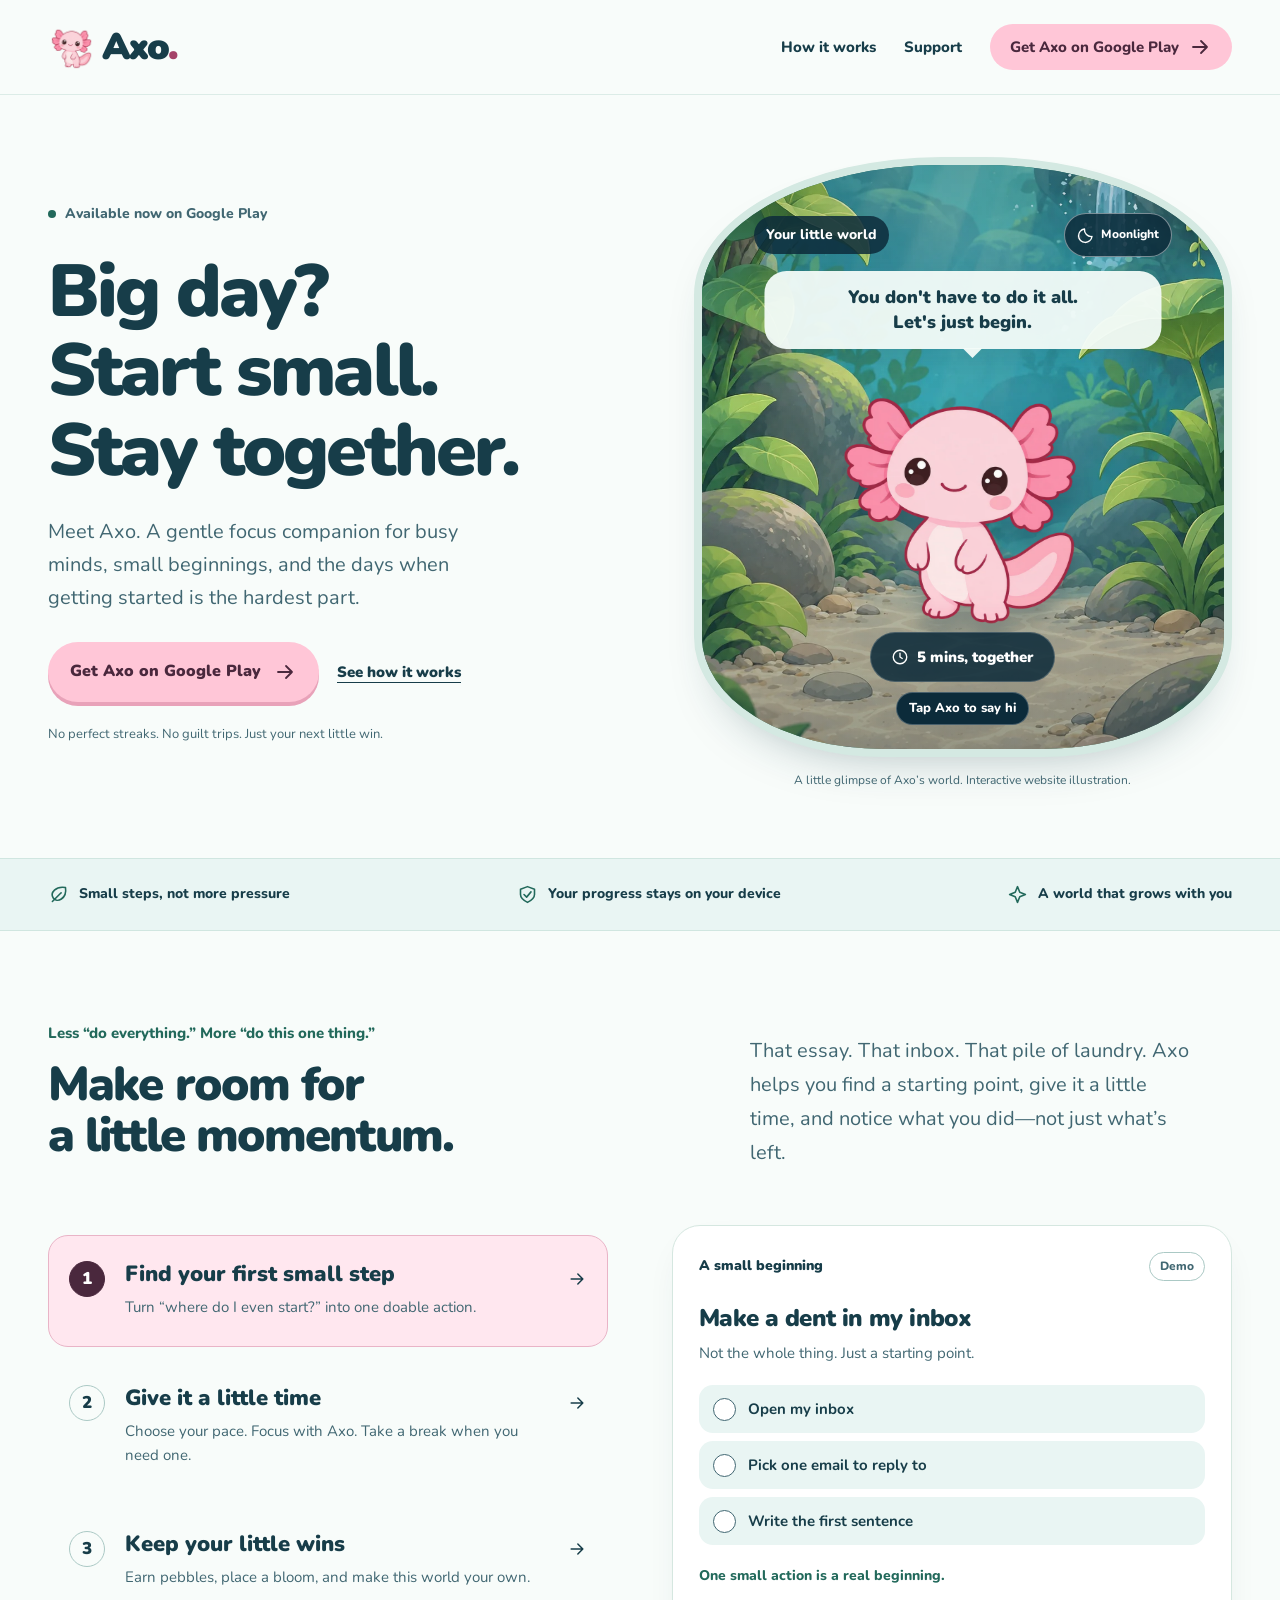
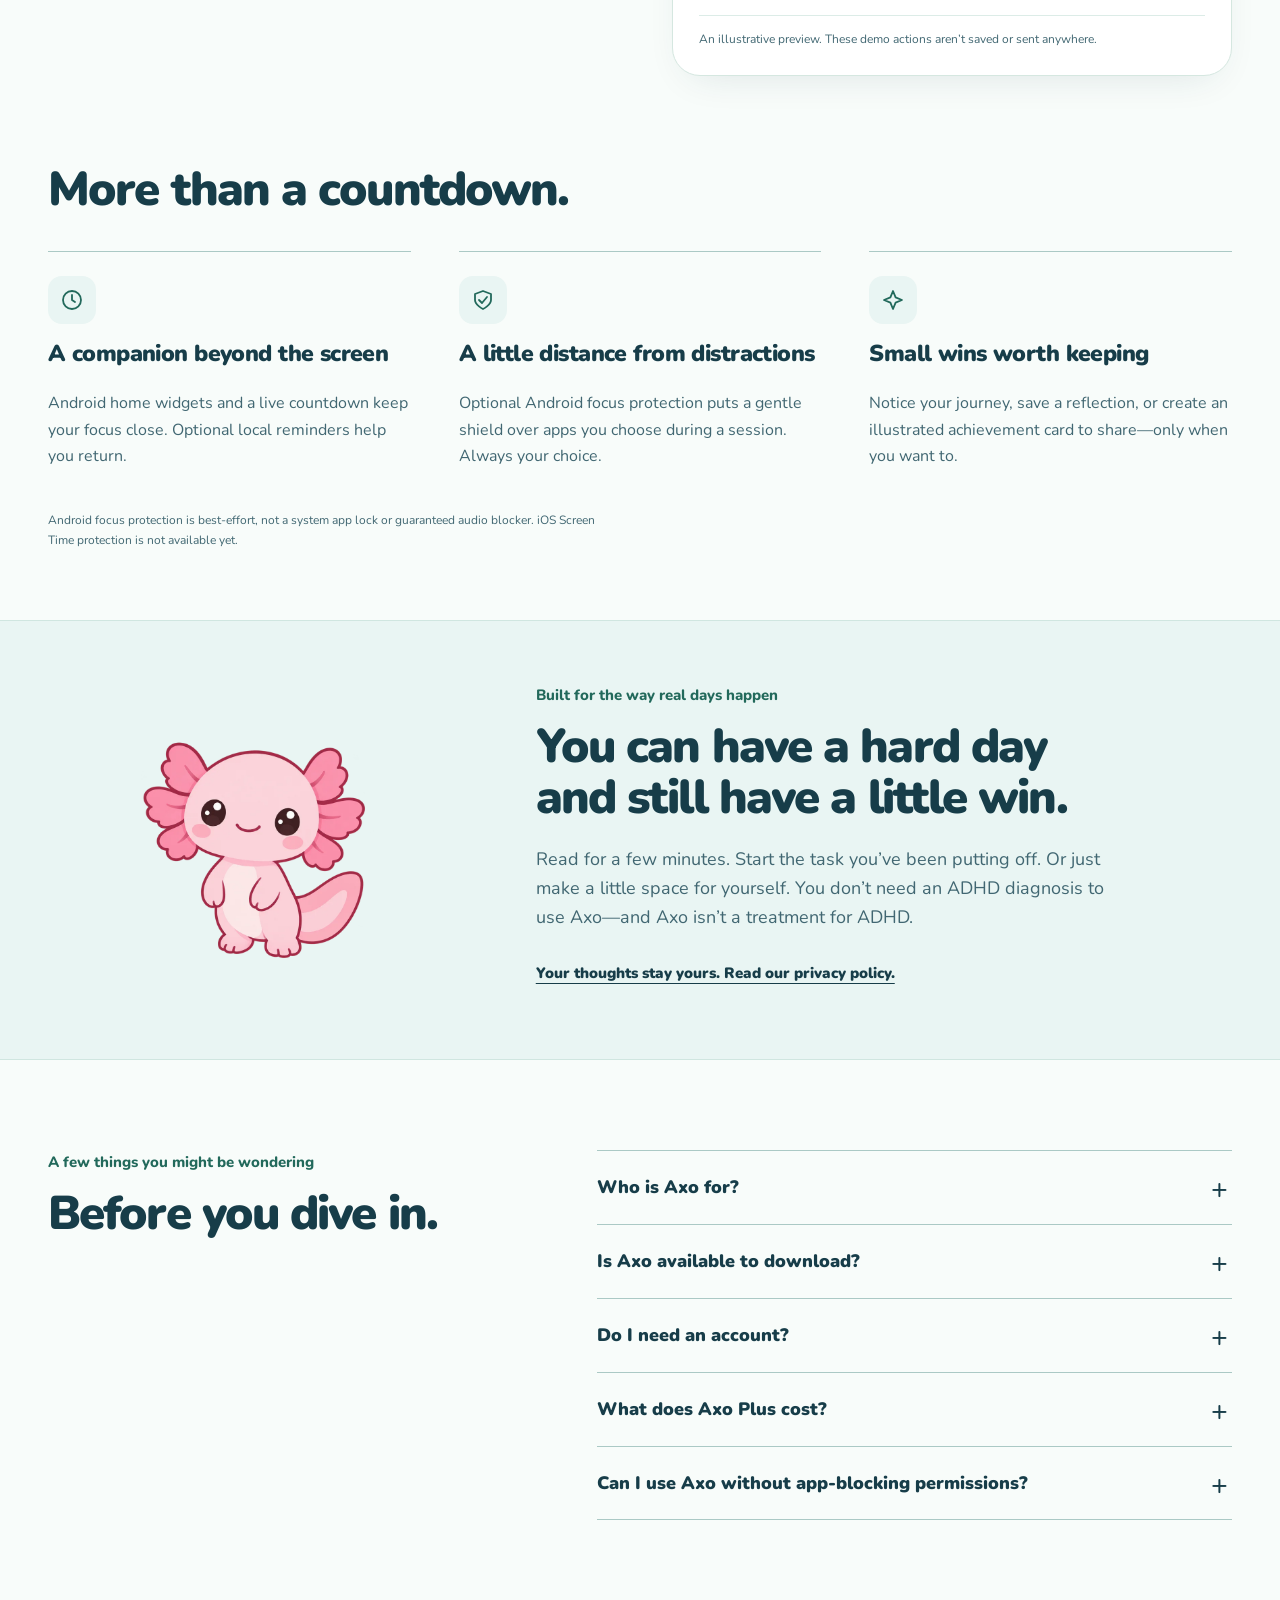
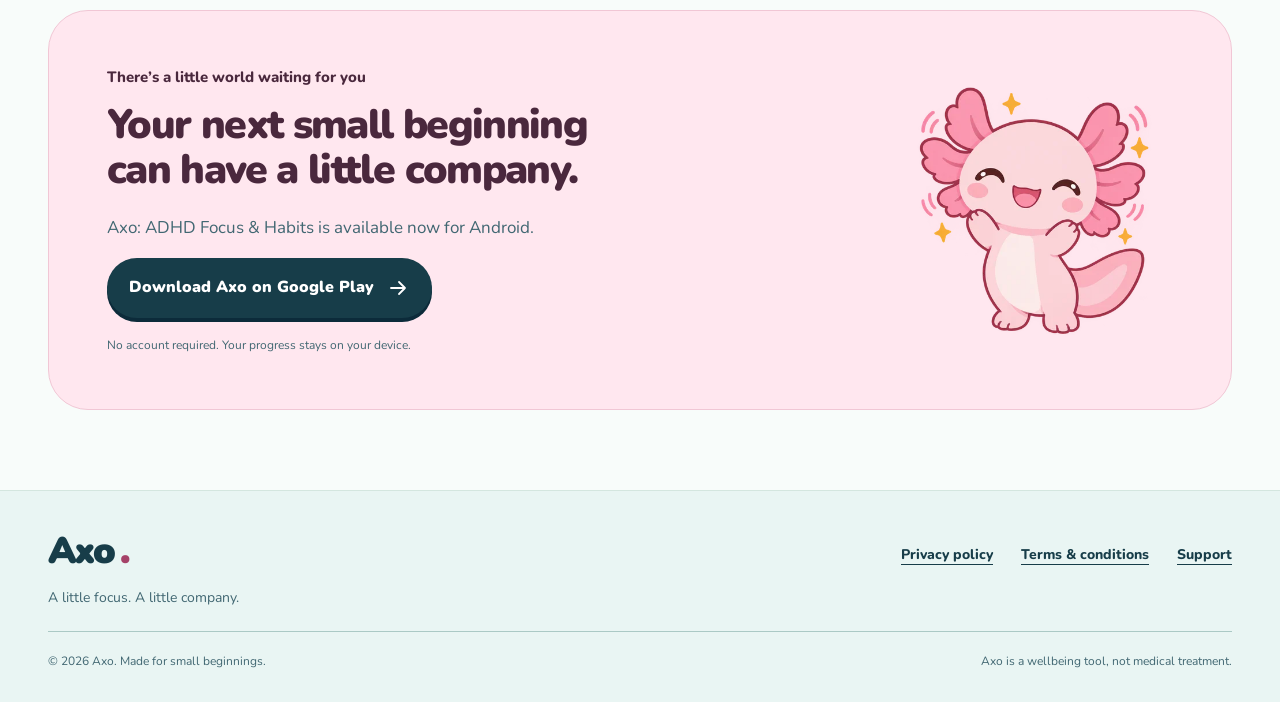
<file: index.html>
<!doctype html>
<html lang="en">
<head>
  <meta charset="utf-8">
  <meta name="viewport" content="width=device-width, initial-scale=1">
  <meta name="theme-color" content="#e9f5f3">
  <title>Axo: ADHD Focus & Habits — A little focus. A little company.</title>
  <meta name="description" content="Meet Axo, your gentle focus companion. Break tasks into small actions, focus together, build habits, and grow a little underwater world.">
  <meta property="og:title" content="Axo: ADHD Focus & Habits — A little focus. A little company.">
  <meta property="og:description" content="Meet Axo, your gentle focus companion. Break tasks into small actions, focus together, build habits, and grow a little underwater world.">
  <meta property="og:type" content="website">
  <link rel="canonical" href="https://malikhamza88.github.io/axo-site/">
  <meta property="og:url" content="https://malikhamza88.github.io/axo-site/">
  <meta property="og:site_name" content="Axo: ADHD Focus &amp; Habits">
  <link rel="icon" type="image/png" href="assets/favicon.png">
  <link rel="preload" href="assets/Nunito.ttf" as="font" type="font/ttf" crossorigin>
  <link rel="stylesheet" href="assets/site.css">
  <script src="assets/site.js" defer></script>
</head>
<body>
<a class="skip-link" href="#main">Skip to content</a>
<header class="site-header">
  <div class="container header-inner">
    <a class="brand" href="./" aria-label="Axo home"><img src="assets/axo-idle.webp" width="48" height="48" alt=""><span>Axo<span class="brand-dot">.</span></span></a>
    <nav aria-label="Main navigation"><a href="./#how-it-works">How it works</a><a href="support/">Support</a><a class="nav-cta" href="https://play.google.com/store/apps/details?id=com.axo.focus">Get Axo on Google Play <svg viewBox="0 0 24 24" fill="none" stroke="currentColor" stroke-width="1.8" stroke-linecap="round" stroke-linejoin="round" aria-hidden="true"><path d="M5 12h14m-6-6 6 6-6 6"/></svg></a></nav>
  </div>
</header>
<main id="main">
<section class="hero container" aria-labelledby="hero-title">
  <div class="hero-copy">
    <p class="availability"><span aria-hidden="true"></span>Available now on Google Play</p>
    <h1 id="hero-title">Big day?<br>Start small.<br>Stay together.</h1>
    <p class="hero-description">Meet Axo. A gentle focus companion for busy minds, small beginnings, and the days when getting started is the hardest part.</p>
    <div class="hero-actions"><a class="button primary" href="https://play.google.com/store/apps/details?id=com.axo.focus">Get Axo on Google Play <svg viewBox="0 0 24 24" fill="none" stroke="currentColor" stroke-width="1.8" stroke-linecap="round" stroke-linejoin="round" aria-hidden="true"><path d="M5 12h14m-6-6 6 6-6 6"/></svg></a><a class="text-link" href="#how-it-works">See how it works</a></div>
    <p class="quiet-note">No perfect streaks. No guilt trips. Just your next little win.</p>
  </div>
  <div class="hero-art">
    <div class="habitat" id="habitat">
      <img class="habitat-background" id="habitat-background" src="assets/habitat-day.webp" width="940" height="1672" alt="">
      <div class="habitat-shade"></div>
      <div class="scene-top"><span class="scene-name">Your little world</span><button class="lighting-toggle" id="lighting-toggle" type="button" aria-label="Switch preview to moonlight" aria-pressed="false"><svg viewBox="0 0 24 24" fill="none" stroke="currentColor" stroke-width="1.8" stroke-linecap="round" stroke-linejoin="round" aria-hidden="true"><path d="M20 14A9 9 0 0 1 10 4a9 9 0 1 0 10 10Z"/></svg><span>Moonlight</span></button></div>
      <p class="speech" id="axo-speech" role="status">You don't have to do it all.<br>Let's just begin.</p>
      <button class="mascot-button" id="say-hi" type="button" aria-label="Say hello to Axo"><img id="hero-mascot" src="assets/axo-idle.webp" alt="" width="800" height="800" fetchpriority="high"></button>
      <div class="scene-bottom"><span class="scene-focus"><svg viewBox="0 0 24 24" fill="none" stroke="currentColor" stroke-width="1.8" stroke-linecap="round" stroke-linejoin="round" aria-hidden="true"><circle cx="12" cy="12" r="9"/><path d="M12 7v5l3 2"/></svg>5 mins, together</span><span>Tap Axo to say hi</span></div>
    </div>
    <p class="preview-label">A little glimpse of Axo’s world. Interactive website illustration.</p>
  </div>
</section>

<div class="values-band"><div class="container values-inner"><span><svg viewBox="0 0 24 24" fill="none" stroke="currentColor" stroke-width="1.8" stroke-linecap="round" stroke-linejoin="round" aria-hidden="true"><path d="M20 4C9 2 2 10 6 16s16 1 14-12Z"/><path d="m5 20 10-10"/></svg>Small steps, not more pressure</span><span><svg viewBox="0 0 24 24" fill="none" stroke="currentColor" stroke-width="1.8" stroke-linecap="round" stroke-linejoin="round" aria-hidden="true"><path d="m12 3 8 3v6c0 5-8 9-8 9s-8-4-8-9V6Z"/><path d="m8 12 3 3 5-6"/></svg>Your progress stays on your device</span><span><svg viewBox="0 0 24 24" fill="none" stroke="currentColor" stroke-width="1.8" stroke-linecap="round" stroke-linejoin="round" aria-hidden="true"><path d="m12 3 2.6 6.4L21 12l-6.4 2.6L12 21l-2.6-6.4L3 12l6.4-2.6Z"/></svg>A world that grows with you</span></div></div>

<section class="section container introduction" id="how-it-works" aria-labelledby="intro-title">
  <div class="section-heading"><p class="section-kicker">Less “do everything.” More “do this one thing.”</p><h2 id="intro-title">Make room for<br>a little momentum.</h2></div>
  <p class="section-intro">That essay. That inbox. That pile of laundry. Axo helps you find a starting point, give it a little time, and notice what you did—not just what’s left.</p>
</section>

<section class="container experience" aria-label="Explore Axo’s features">
  <div class="experience-controls">
    <button class="experience-choice" type="button" data-demo="steps" aria-pressed="true" aria-controls="demo-panel"><span class="choice-number">1</span><span><strong>Find your first small step</strong><span>Turn “where do I even start?” into one doable action.</span></span><svg viewBox="0 0 24 24" fill="none" stroke="currentColor" stroke-width="1.8" stroke-linecap="round" stroke-linejoin="round" aria-hidden="true"><path d="M5 12h14m-6-6 6 6-6 6"/></svg></button>
    <button class="experience-choice" type="button" data-demo="focus" aria-pressed="false" aria-controls="demo-panel"><span class="choice-number">2</span><span><strong>Give it a little time</strong><span>Choose your pace. Focus with Axo. Take a break when you need one.</span></span><svg viewBox="0 0 24 24" fill="none" stroke="currentColor" stroke-width="1.8" stroke-linecap="round" stroke-linejoin="round" aria-hidden="true"><path d="M5 12h14m-6-6 6 6-6 6"/></svg></button>
    <button class="experience-choice" type="button" data-demo="grow" aria-pressed="false" aria-controls="demo-panel"><span class="choice-number">3</span><span><strong>Keep your little wins</strong><span>Earn pebbles, place a bloom, and make this world your own.</span></span><svg viewBox="0 0 24 24" fill="none" stroke="currentColor" stroke-width="1.8" stroke-linecap="round" stroke-linejoin="round" aria-hidden="true"><path d="M5 12h14m-6-6 6 6-6 6"/></svg></button>
  </div>
  <div class="demo-shell"><div class="demo-heading"><span>A small beginning</span><span class="demo-tag">Demo</span></div>
    <div class="demo-panel" id="demo-panel">
      <div data-panel="steps"><p class="demo-title">Make a dent in my inbox</p><p class="demo-description">Not the whole thing. Just a starting point.</p><div class="action-list">
        <label><input type="checkbox" data-demo-check><span>Open my inbox</span></label>
        <label><input type="checkbox" data-demo-check><span>Pick one email to reply to</span></label>
        <label><input type="checkbox" data-demo-check><span>Write the first sentence</span></label>
      </div><p class="demo-feedback" id="demo-feedback" role="status">One small action is a real beginning.</p></div>
      <div data-panel="focus" hidden><p class="demo-title">A little time is enough</p><p class="demo-description">Pick a pace that fits your day.</p><div class="duration-options" aria-label="Demo focus duration"><button type="button" data-minutes="5" aria-pressed="true">5 mins</button><button type="button" data-minutes="15" aria-pressed="false">15 mins</button><button type="button" data-minutes="25" aria-pressed="false">25 mins</button></div><div class="demo-timer"><img src="assets/axo-focus.webp" width="150" height="150" alt="Axo settling in to focus" loading="lazy"><div><strong id="demo-time">05:00</strong><span>Focus together, at your pace.</span></div></div><p class="demo-feedback">In the app: custom time, pause, resume, and gentle break reminders.</p></div>
      <div data-panel="grow" hidden><div class="grow-preview"><img src="assets/axo-success.webp" width="200" height="200" alt="Axo celebrating a little win" loading="lazy"><span><svg viewBox="0 0 24 24" fill="none" stroke="currentColor" stroke-width="1.8" stroke-linecap="round" stroke-linejoin="round" aria-hidden="true"><path d="M20 4C9 2 2 10 6 16s16 1 14-12Z"/><path d="m5 20 10-10"/></svg>Your first bloom</span></div><p class="demo-title">Little effort. Little treasures.</p><p class="demo-description">Focused time earns pebbles for your habitat. Partial starts count toward your progress, too.</p><p class="demo-feedback">Your world grows with you—not with a perfect streak.</p></div>
    </div>
    <p class="demo-disclaimer">An illustrative preview. These demo actions aren’t saved or sent anywhere.</p>
  </div>
</section>

<section class="section container everyday" aria-labelledby="everyday-title">
  <h2 id="everyday-title">More than a countdown.</h2>
  <div class="everyday-grid"><article><span class="feature-icon"><svg viewBox="0 0 24 24" fill="none" stroke="currentColor" stroke-width="1.8" stroke-linecap="round" stroke-linejoin="round" aria-hidden="true"><circle cx="12" cy="12" r="9"/><path d="M12 7v5l3 2"/></svg></span><h3>A companion beyond the screen</h3><p>Android home widgets and a live countdown keep your focus close. Optional local reminders help you return.</p></article><article><span class="feature-icon"><svg viewBox="0 0 24 24" fill="none" stroke="currentColor" stroke-width="1.8" stroke-linecap="round" stroke-linejoin="round" aria-hidden="true"><path d="m12 3 8 3v6c0 5-8 9-8 9s-8-4-8-9V6Z"/><path d="m8 12 3 3 5-6"/></svg></span><h3>A little distance from distractions</h3><p>Optional Android focus protection puts a gentle shield over apps you choose during a session. Always your choice.</p></article><article><span class="feature-icon"><svg viewBox="0 0 24 24" fill="none" stroke="currentColor" stroke-width="1.8" stroke-linecap="round" stroke-linejoin="round" aria-hidden="true"><path d="m12 3 2.6 6.4L21 12l-6.4 2.6L12 21l-2.6-6.4L3 12l6.4-2.6Z"/></svg></span><h3>Small wins worth keeping</h3><p>Notice your journey, save a reflection, or create an illustrated achievement card to share—only when you want to.</p></article></div>
  <p class="feature-footnote">Android focus protection is best-effort, not a system app lock or guaranteed audio blocker. iOS Screen Time protection is not available yet.</p>
</section>

<section class="kindness-section"><div class="container kindness-inner"><img src="assets/axo-idle.webp" width="300" height="300" alt="Axo, your pink axolotl companion" loading="lazy"><div><p class="section-kicker">Built for the way real days happen</p><h2>You can have a hard day<br>and still have a little win.</h2><p>Read for a few minutes. Start the task you’ve been putting off. Or just make a little space for yourself. You don’t need an ADHD diagnosis to use Axo—and Axo isn’t a treatment for ADHD.</p><a class="text-link" href="privacy/">Your thoughts stay yours. Read our privacy policy.</a></div></div></section>

<section class="section container faq" aria-labelledby="faq-title"><div><p class="section-kicker">A few things you might be wondering</p><h2 id="faq-title">Before you dive in.</h2></div><div class="faq-list">
<details><summary>Who is Axo for?</summary><p>Anyone who finds starting difficult and wants a gentler way to focus and build habits. Axo offers everyday tools, not diagnosis, therapy, or medical advice.</p></details>
<details><summary>Is Axo available to download?</summary><p>Yes. Axo is available for Android on Google Play. <a href="https://play.google.com/store/apps/details?id=com.axo.focus">Get Axo here</a>.</p></details>
<details><summary>Do I need an account?</summary><p>No account is required in the current version. Your steps, focus history, reflections, and habitat are stored on your device. There is no Axo cloud sync.</p></details>
<details><summary>What does Axo Plus cost?</summary><p>Plus is currently a preview. No purchases are enabled, and any example price inside the app is not a real offer. We’ll publish the actual price and what’s included before enabling payments.</p></details>
<details><summary>Can I use Axo without app-blocking permissions?</summary><p>Yes. Focus protection is optional. You can use focus sessions, steps, and your habitat without granting Usage Access or permission to display over other apps.</p></details>
</div></section>

<section class="container get-axo" id="get-axo" aria-labelledby="get-title"><div><p class="section-kicker">There’s a little world waiting for you</p><h2 id="get-title">Your next small beginning<br>can have a little company.</h2><p>Axo: ADHD Focus &amp; Habits is available now for Android.</p><a class="button dark" href="https://play.google.com/store/apps/details?id=com.axo.focus">Download Axo on Google Play <svg viewBox="0 0 24 24" fill="none" stroke="currentColor" stroke-width="1.8" stroke-linecap="round" stroke-linejoin="round" aria-hidden="true"><path d="M5 12h14m-6-6 6 6-6 6"/></svg></a><p class="cta-note">No account required. Your progress stays on your device.</p></div><img src="assets/axo-success.webp" width="320" height="320" alt="Axo celebrating" loading="lazy"></section>
</main><footer class="site-footer"><div class="container footer-top"><div><a class="brand" href="./">Axo<span class="brand-dot">.</span></a><p>A little focus. A little company.</p></div><nav aria-label="Footer navigation"><a href="privacy/">Privacy policy</a><a href="terms/">Terms &amp; conditions</a><a href="support/">Support</a></nav></div><div class="container footer-bottom"><span>© 2026 Axo. Made for small beginnings.</span><span>Axo is a wellbeing tool, not medical treatment.</span></div></footer></body></html>
</file>
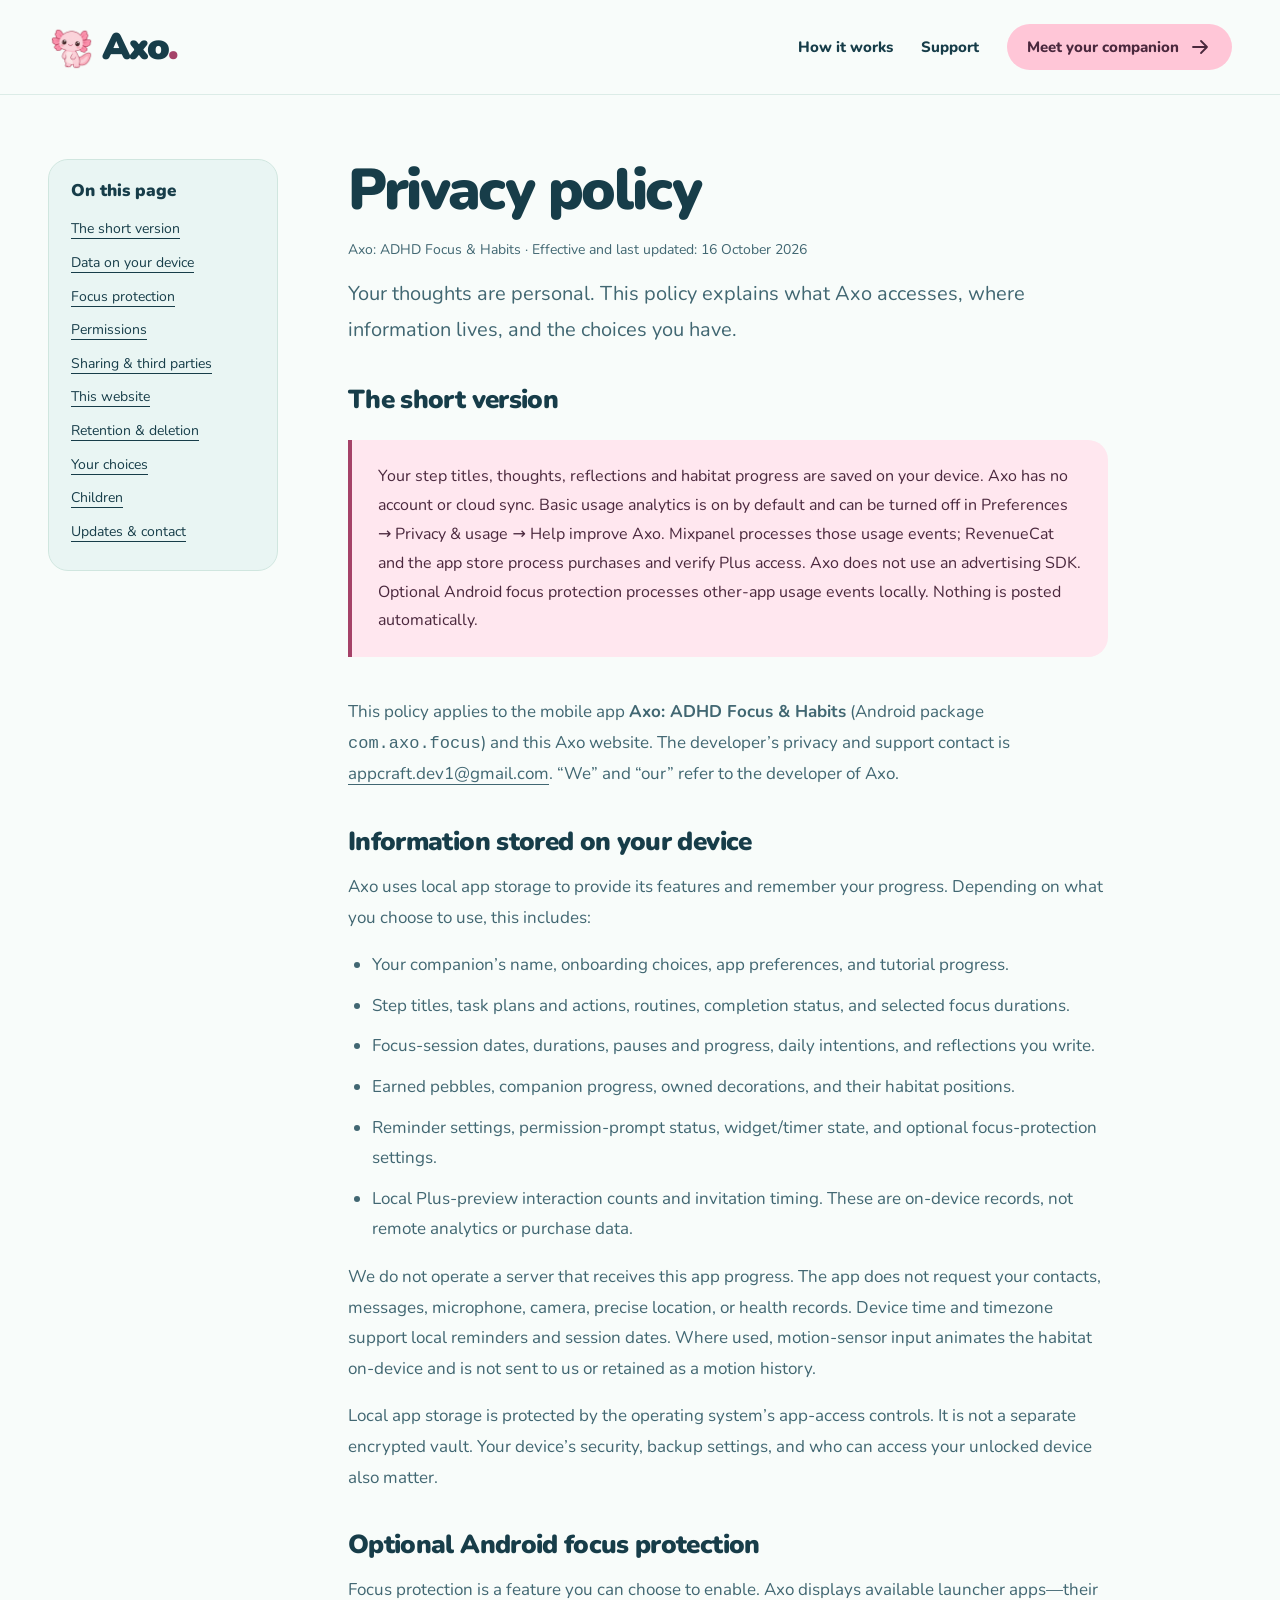
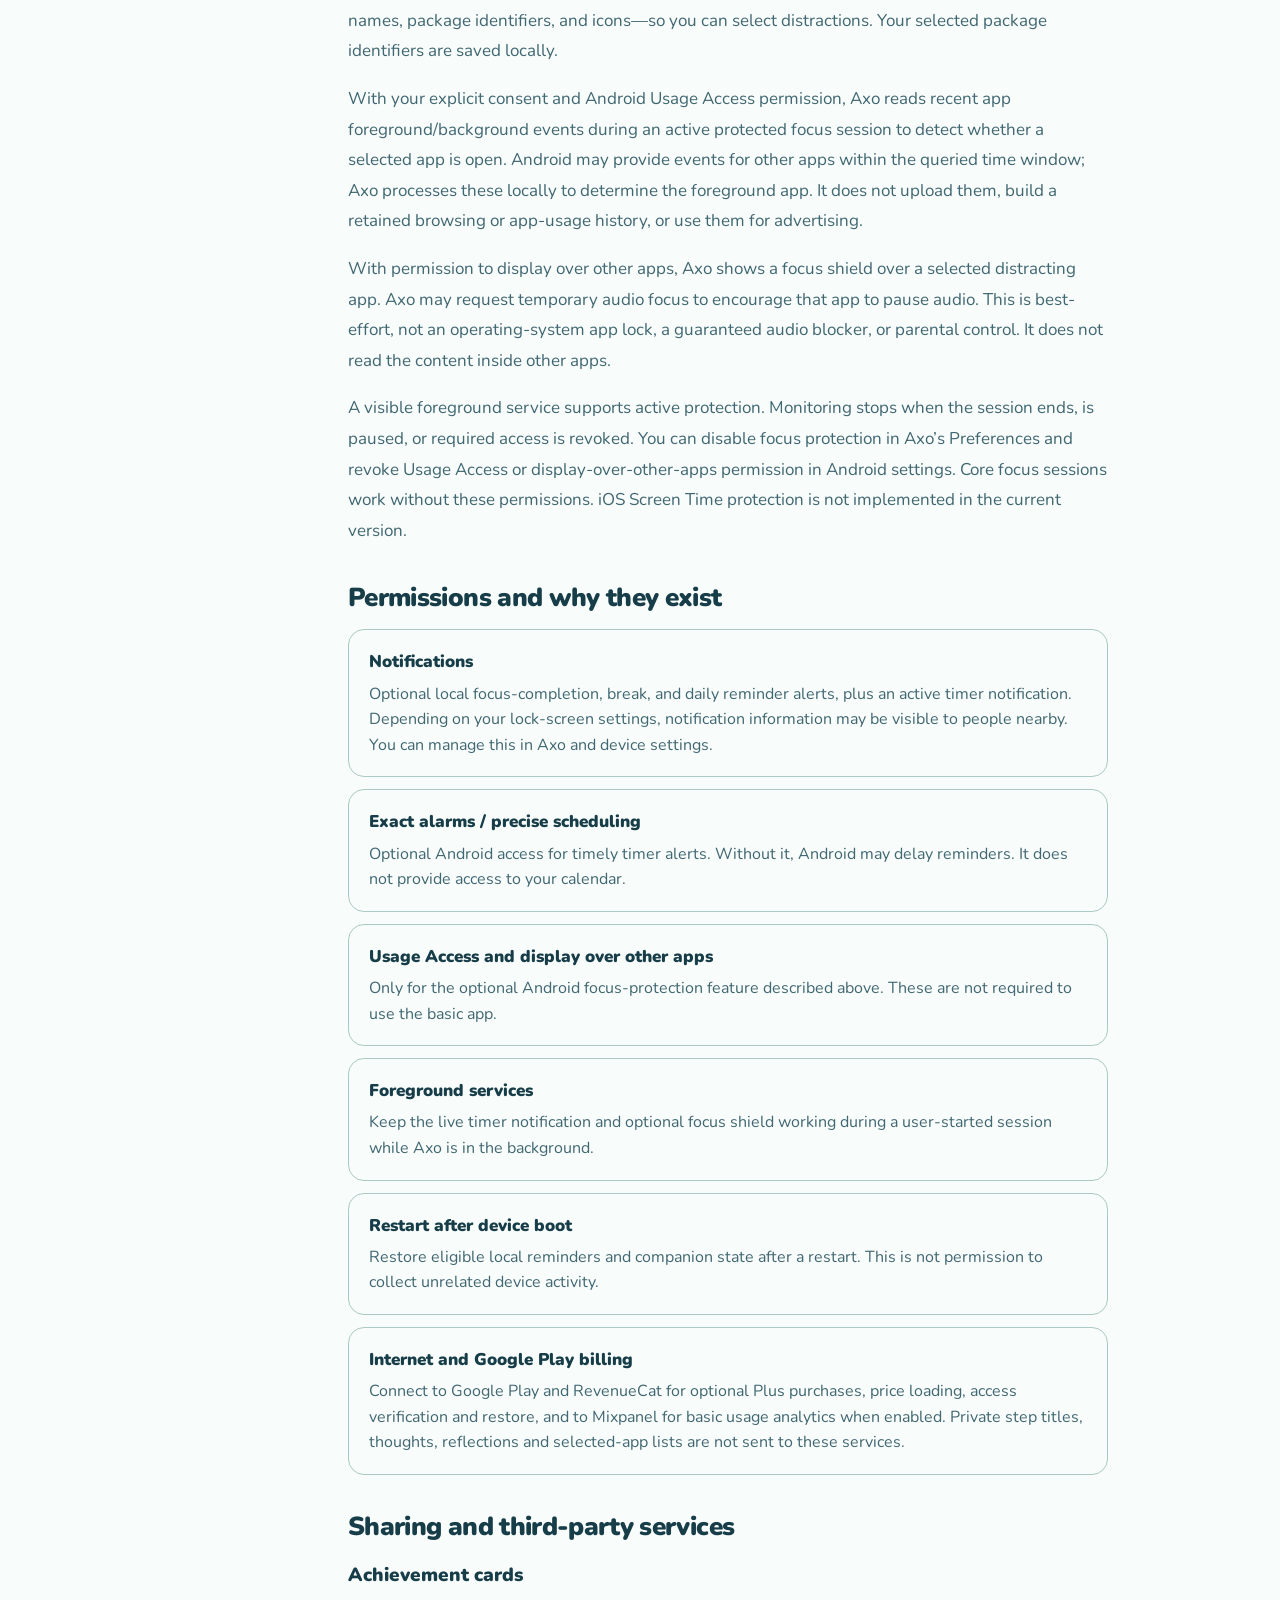
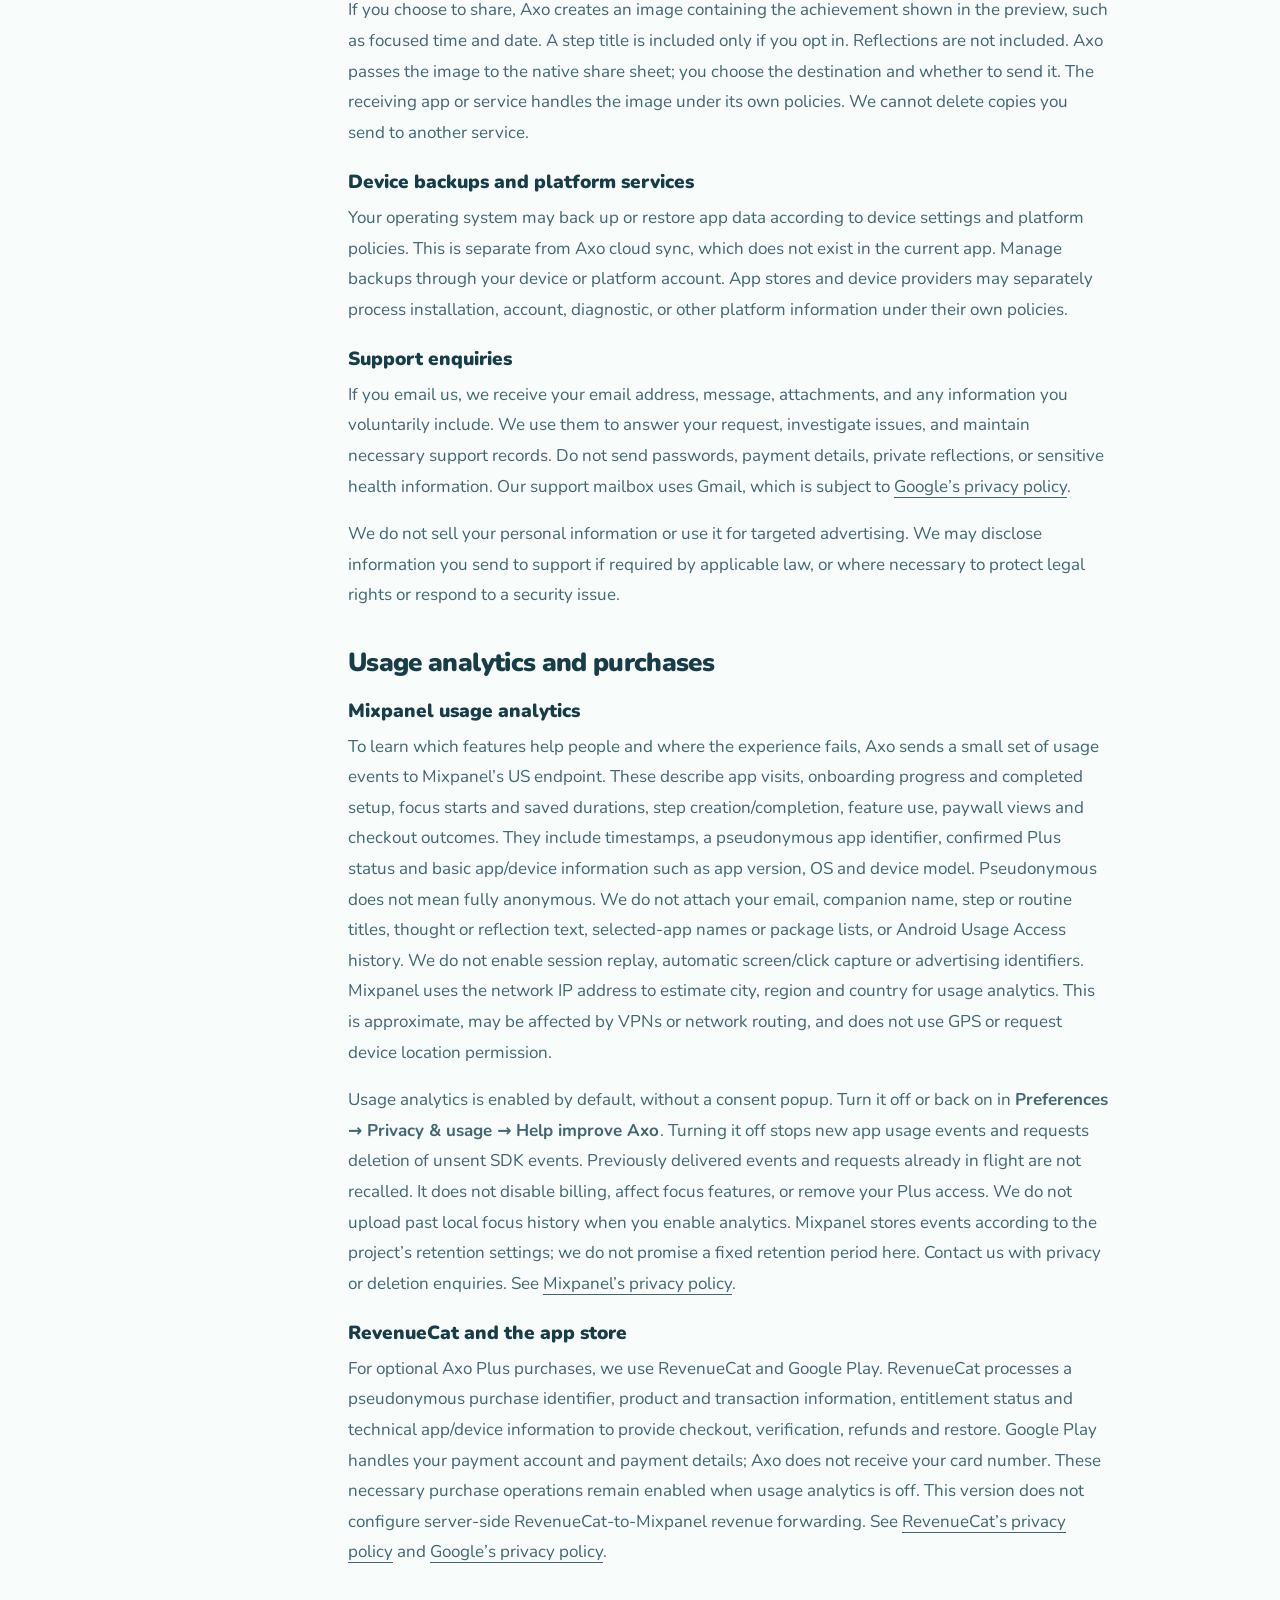
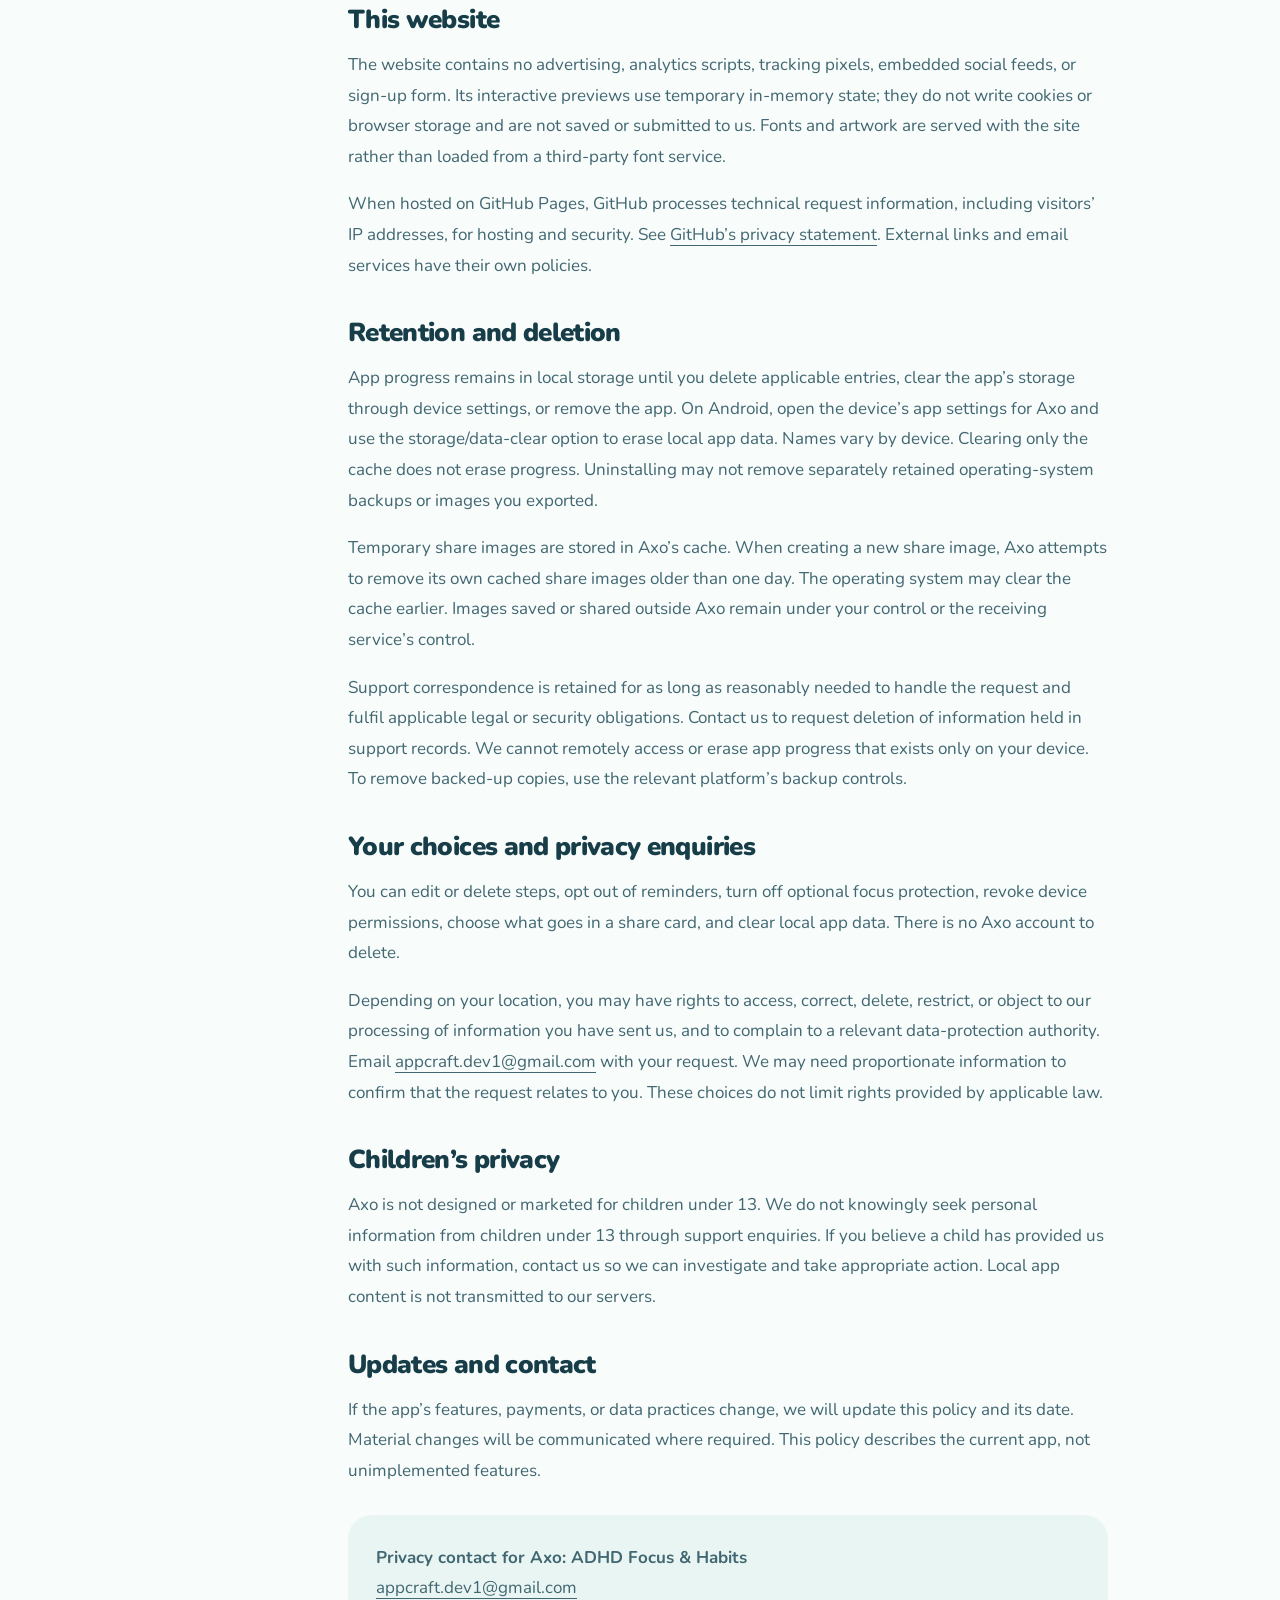
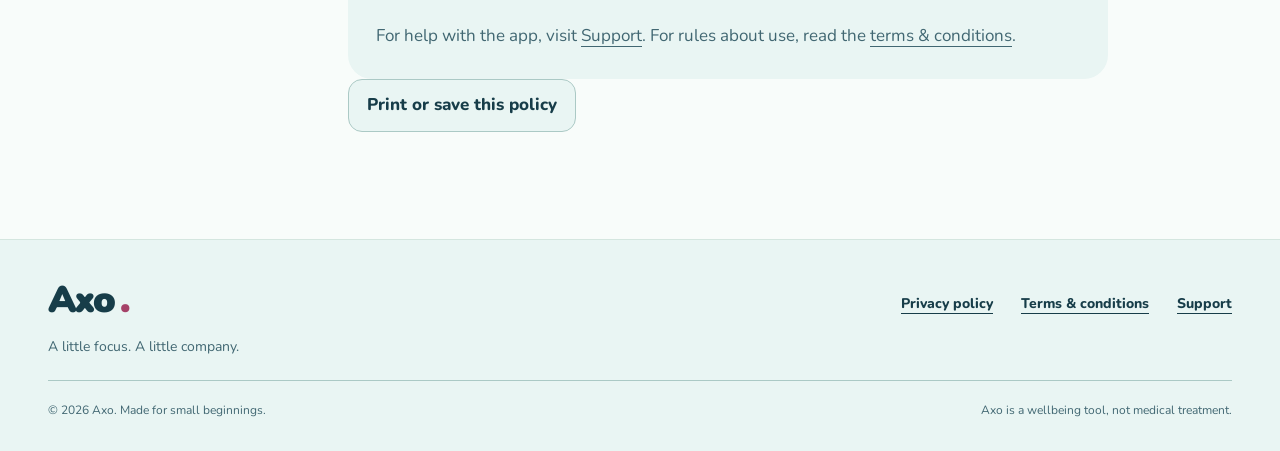
<file: privacy/index.html>
<!doctype html>
<html lang="en">
<head>
  <meta charset="utf-8">
  <meta name="viewport" content="width=device-width, initial-scale=1">
  <meta name="theme-color" content="#e9f5f3">
  <title>Privacy policy — Axo: ADHD Focus & Habits</title>
  <meta name="description" content="How Axo handles local progress, focus protection, permissions, sharing, and support enquiries.">
  <meta property="og:title" content="Privacy policy — Axo: ADHD Focus & Habits">
  <meta property="og:description" content="How Axo handles local progress, focus protection, permissions, sharing, and support enquiries.">
  <meta property="og:type" content="website">
  <link rel="canonical" href="https://malikhamza88.github.io/axo-site/privacy/">
  <meta property="og:url" content="https://malikhamza88.github.io/axo-site/privacy/">
  <meta property="og:site_name" content="Axo: ADHD Focus &amp; Habits">
  <link rel="icon" type="image/png" href="../assets/favicon.png">
  <link rel="preload" href="../assets/Nunito.ttf" as="font" type="font/ttf" crossorigin>
  <link rel="stylesheet" href="../assets/site.css">
  <script src="../assets/site.js" defer></script>
</head>
<body>
<a class="skip-link" href="#main">Skip to content</a>
<header class="site-header">
  <div class="container header-inner">
    <a class="brand" href="../" aria-label="Axo home"><img src="../assets/axo-idle.webp" width="48" height="48" alt=""><span>Axo<span class="brand-dot">.</span></span></a>
    <nav aria-label="Main navigation"><a href="../#how-it-works">How it works</a><a href="../support/">Support</a><a class="nav-cta" href="../#get-axo">Meet your companion <svg viewBox="0 0 24 24" fill="none" stroke="currentColor" stroke-width="1.8" stroke-linecap="round" stroke-linejoin="round" aria-hidden="true"><path d="M5 12h14m-6-6 6 6-6 6"/></svg></a></nav>
  </div>
</header>
<main class="container legal-layout" id="main">
<aside class="legal-nav" aria-label="On this page"><h2>On this page</h2><a href="#overview">The short version</a><a href="#local-data">Data on your device</a><a href="#focus-protection">Focus protection</a><a href="#permissions">Permissions</a><a href="#sharing">Sharing & third parties</a><a href="#website">This website</a><a href="#retention">Retention & deletion</a><a href="#rights">Your choices</a><a href="#children">Children</a><a href="#changes">Updates & contact</a></aside>
<article class="legal-content">
<h1>Privacy policy</h1><p class="legal-meta">Axo: ADHD Focus &amp; Habits · Effective and last updated: 16 October 2026</p>
<p class="legal-lead">Your thoughts are personal. This policy explains what Axo accesses, where information lives, and the choices you have.</p>
<section id="overview"><h2>The short version</h2><div class="legal-summary"><p>Your step titles, thoughts, reflections and habitat progress are saved on your device. Axo has no account or cloud sync. Basic usage analytics is on by default and can be turned off in Preferences → Privacy &amp; usage → Help improve Axo. Mixpanel processes those usage events; RevenueCat and the app store process purchases and verify Plus access. Axo does not use an advertising SDK. Optional Android focus protection processes other-app usage events locally. Nothing is posted automatically.</p></div><p>This policy applies to the mobile app <strong>Axo: ADHD Focus &amp; Habits</strong> (Android package <code>com.axo.focus</code>) and this Axo website. The developer’s privacy and support contact is <a href="mailto:appcraft.dev1@gmail.com">appcraft.dev1@gmail.com</a>. “We” and “our” refer to the developer of Axo.</p></section>
<section id="local-data"><h2>Information stored on your device</h2><p>Axo uses local app storage to provide its features and remember your progress. Depending on what you choose to use, this includes:</p><ul><li>Your companion’s name, onboarding choices, app preferences, and tutorial progress.</li><li>Step titles, task plans and actions, routines, completion status, and selected focus durations.</li><li>Focus-session dates, durations, pauses and progress, daily intentions, and reflections you write.</li><li>Earned pebbles, companion progress, owned decorations, and their habitat positions.</li><li>Reminder settings, permission-prompt status, widget/timer state, and optional focus-protection settings.</li><li>Local Plus-preview interaction counts and invitation timing. These are on-device records, not remote analytics or purchase data.</li></ul><p>We do not operate a server that receives this app progress. The app does not request your contacts, messages, microphone, camera, precise location, or health records. Device time and timezone support local reminders and session dates. Where used, motion-sensor input animates the habitat on-device and is not sent to us or retained as a motion history.</p><p>Local app storage is protected by the operating system’s app-access controls. It is not a separate encrypted vault. Your device’s security, backup settings, and who can access your unlocked device also matter.</p></section>
<section id="focus-protection"><h2>Optional Android focus protection</h2><p>Focus protection is a feature you can choose to enable. Axo displays available launcher apps—their names, package identifiers, and icons—so you can select distractions. Your selected package identifiers are saved locally.</p><p>With your explicit consent and Android Usage Access permission, Axo reads recent app foreground/background events during an active protected focus session to detect whether a selected app is open. Android may provide events for other apps within the queried time window; Axo processes these locally to determine the foreground app. It does not upload them, build a retained browsing or app-usage history, or use them for advertising.</p><p>With permission to display over other apps, Axo shows a focus shield over a selected distracting app. Axo may request temporary audio focus to encourage that app to pause audio. This is best-effort, not an operating-system app lock, a guaranteed audio blocker, or parental control. It does not read the content inside other apps.</p><p>A visible foreground service supports active protection. Monitoring stops when the session ends, is paused, or required access is revoked. You can disable focus protection in Axo’s Preferences and revoke Usage Access or display-over-other-apps permission in Android settings. Core focus sessions work without these permissions. iOS Screen Time protection is not implemented in the current version.</p></section>
<section id="permissions"><h2>Permissions and why they exist</h2><dl class="permission-list">
<div><dt>Notifications</dt><dd>Optional local focus-completion, break, and daily reminder alerts, plus an active timer notification. Depending on your lock-screen settings, notification information may be visible to people nearby. You can manage this in Axo and device settings.</dd></div>
<div><dt>Exact alarms / precise scheduling</dt><dd>Optional Android access for timely timer alerts. Without it, Android may delay reminders. It does not provide access to your calendar.</dd></div>
<div><dt>Usage Access and display over other apps</dt><dd>Only for the optional Android focus-protection feature described above. These are not required to use the basic app.</dd></div>
<div><dt>Foreground services</dt><dd>Keep the live timer notification and optional focus shield working during a user-started session while Axo is in the background.</dd></div>
<div><dt>Restart after device boot</dt><dd>Restore eligible local reminders and companion state after a restart. This is not permission to collect unrelated device activity.</dd></div>
<div><dt>Internet and Google Play billing</dt><dd>Connect to Google Play and RevenueCat for optional Plus purchases, price loading, access verification and restore, and to Mixpanel for basic usage analytics when enabled. Private step titles, thoughts, reflections and selected-app lists are not sent to these services.</dd></div>
</dl></section>
<section id="sharing"><h2>Sharing and third-party services</h2><h3>Achievement cards</h3><p>If you choose to share, Axo creates an image containing the achievement shown in the preview, such as focused time and date. A step title is included only if you opt in. Reflections are not included. Axo passes the image to the native share sheet; you choose the destination and whether to send it. The receiving app or service handles the image under its own policies. We cannot delete copies you send to another service.</p><h3>Device backups and platform services</h3><p>Your operating system may back up or restore app data according to device settings and platform policies. This is separate from Axo cloud sync, which does not exist in the current app. Manage backups through your device or platform account. App stores and device providers may separately process installation, account, diagnostic, or other platform information under their own policies.</p><h3>Support enquiries</h3><p>If you email us, we receive your email address, message, attachments, and any information you voluntarily include. We use them to answer your request, investigate issues, and maintain necessary support records. Do not send passwords, payment details, private reflections, or sensitive health information. Our support mailbox uses Gmail, which is subject to <a href="https://policies.google.com/privacy" rel="noopener noreferrer">Google’s privacy policy</a>.</p><p>We do not sell your personal information or use it for targeted advertising. We may disclose information you send to support if required by applicable law, or where necessary to protect legal rights or respond to a security issue.</p></section>
<section id="analytics"><h2>Usage analytics and purchases</h2><h3>Mixpanel usage analytics</h3><p>To learn which features help people and where the experience fails, Axo sends a small set of usage events to Mixpanel’s US endpoint. These describe app visits, onboarding progress and completed setup, focus starts and saved durations, step creation/completion, feature use, paywall views and checkout outcomes. They include timestamps, a pseudonymous app identifier, confirmed Plus status and basic app/device information such as app version, OS and device model. Pseudonymous does not mean fully anonymous. We do not attach your email, companion name, step or routine titles, thought or reflection text, selected-app names or package lists, or Android Usage Access history. We do not enable session replay, automatic screen/click capture or advertising identifiers. Mixpanel uses the network IP address to estimate city, region and country for usage analytics. This is approximate, may be affected by VPNs or network routing, and does not use GPS or request device location permission.</p><p>Usage analytics is enabled by default, without a consent popup. Turn it off or back on in <strong>Preferences → Privacy &amp; usage → Help improve Axo</strong>. Turning it off stops new app usage events and requests deletion of unsent SDK events. Previously delivered events and requests already in flight are not recalled. It does not disable billing, affect focus features, or remove your Plus access. We do not upload past local focus history when you enable analytics. Mixpanel stores events according to the project’s retention settings; we do not promise a fixed retention period here. Contact us with privacy or deletion enquiries. See <a href="https://mixpanel.com/legal/privacy-policy/" rel="noopener noreferrer">Mixpanel’s privacy policy</a>.</p><h3>RevenueCat and the app store</h3><p>For optional Axo Plus purchases, we use RevenueCat and Google Play. RevenueCat processes a pseudonymous purchase identifier, product and transaction information, entitlement status and technical app/device information to provide checkout, verification, refunds and restore. Google Play handles your payment account and payment details; Axo does not receive your card number. These necessary purchase operations remain enabled when usage analytics is off. This version does not configure server-side RevenueCat-to-Mixpanel revenue forwarding. See <a href="https://www.revenuecat.com/privacy" rel="noopener noreferrer">RevenueCat’s privacy policy</a> and <a href="https://policies.google.com/privacy" rel="noopener noreferrer">Google’s privacy policy</a>.</p></section>
<section id="website"><h2>This website</h2><p>The website contains no advertising, analytics scripts, tracking pixels, embedded social feeds, or sign-up form. Its interactive previews use temporary in-memory state; they do not write cookies or browser storage and are not saved or submitted to us. Fonts and artwork are served with the site rather than loaded from a third-party font service.</p><p>When hosted on GitHub Pages, GitHub processes technical request information, including visitors’ IP addresses, for hosting and security. See <a href="https://docs.github.com/en/site-policy/privacy-policies/github-general-privacy-statement" rel="noopener noreferrer">GitHub’s privacy statement</a>. External links and email services have their own policies.</p></section>
<section id="retention"><h2>Retention and deletion</h2><p>App progress remains in local storage until you delete applicable entries, clear the app’s storage through device settings, or remove the app. On Android, open the device’s app settings for Axo and use the storage/data-clear option to erase local app data. Names vary by device. Clearing only the cache does not erase progress. Uninstalling may not remove separately retained operating-system backups or images you exported.</p><p>Temporary share images are stored in Axo’s cache. When creating a new share image, Axo attempts to remove its own cached share images older than one day. The operating system may clear the cache earlier. Images saved or shared outside Axo remain under your control or the receiving service’s control.</p><p>Support correspondence is retained for as long as reasonably needed to handle the request and fulfil applicable legal or security obligations. Contact us to request deletion of information held in support records. We cannot remotely access or erase app progress that exists only on your device. To remove backed-up copies, use the relevant platform’s backup controls.</p></section>
<section id="rights"><h2>Your choices and privacy enquiries</h2><p>You can edit or delete steps, opt out of reminders, turn off optional focus protection, revoke device permissions, choose what goes in a share card, and clear local app data. There is no Axo account to delete.</p><p>Depending on your location, you may have rights to access, correct, delete, restrict, or object to our processing of information you have sent us, and to complain to a relevant data-protection authority. Email <a href="mailto:appcraft.dev1@gmail.com?subject=Axo%20privacy%20request">appcraft.dev1@gmail.com</a> with your request. We may need proportionate information to confirm that the request relates to you. These choices do not limit rights provided by applicable law.</p></section>
<section id="children"><h2>Children’s privacy</h2><p>Axo is not designed or marketed for children under 13. We do not knowingly seek personal information from children under 13 through support enquiries. If you believe a child has provided us with such information, contact us so we can investigate and take appropriate action. Local app content is not transmitted to our servers.</p></section>
<section id="changes"><h2>Updates and contact</h2><p>If the app’s features, payments, or data practices change, we will update this policy and its date. Material changes will be communicated where required. This policy describes the current app, not unimplemented features.</p><div class="contact-panel"><p><strong>Privacy contact for Axo: ADHD Focus &amp; Habits</strong><br><a href="mailto:appcraft.dev1@gmail.com">appcraft.dev1@gmail.com</a></p><p>For help with the app, visit <a href="../support/">Support</a>. For rules about use, read the <a href="../terms/">terms &amp; conditions</a>.</p></div></section>
<p><button class="print-button" type="button" data-print hidden>Print or save this policy</button></p>
</article></main><footer class="site-footer"><div class="container footer-top"><div><a class="brand" href="../">Axo<span class="brand-dot">.</span></a><p>A little focus. A little company.</p></div><nav aria-label="Footer navigation"><a href="../privacy/">Privacy policy</a><a href="../terms/">Terms &amp; conditions</a><a href="../support/">Support</a></nav></div><div class="container footer-bottom"><span>© 2026 Axo. Made for small beginnings.</span><span>Axo is a wellbeing tool, not medical treatment.</span></div></footer></body></html>
</file>
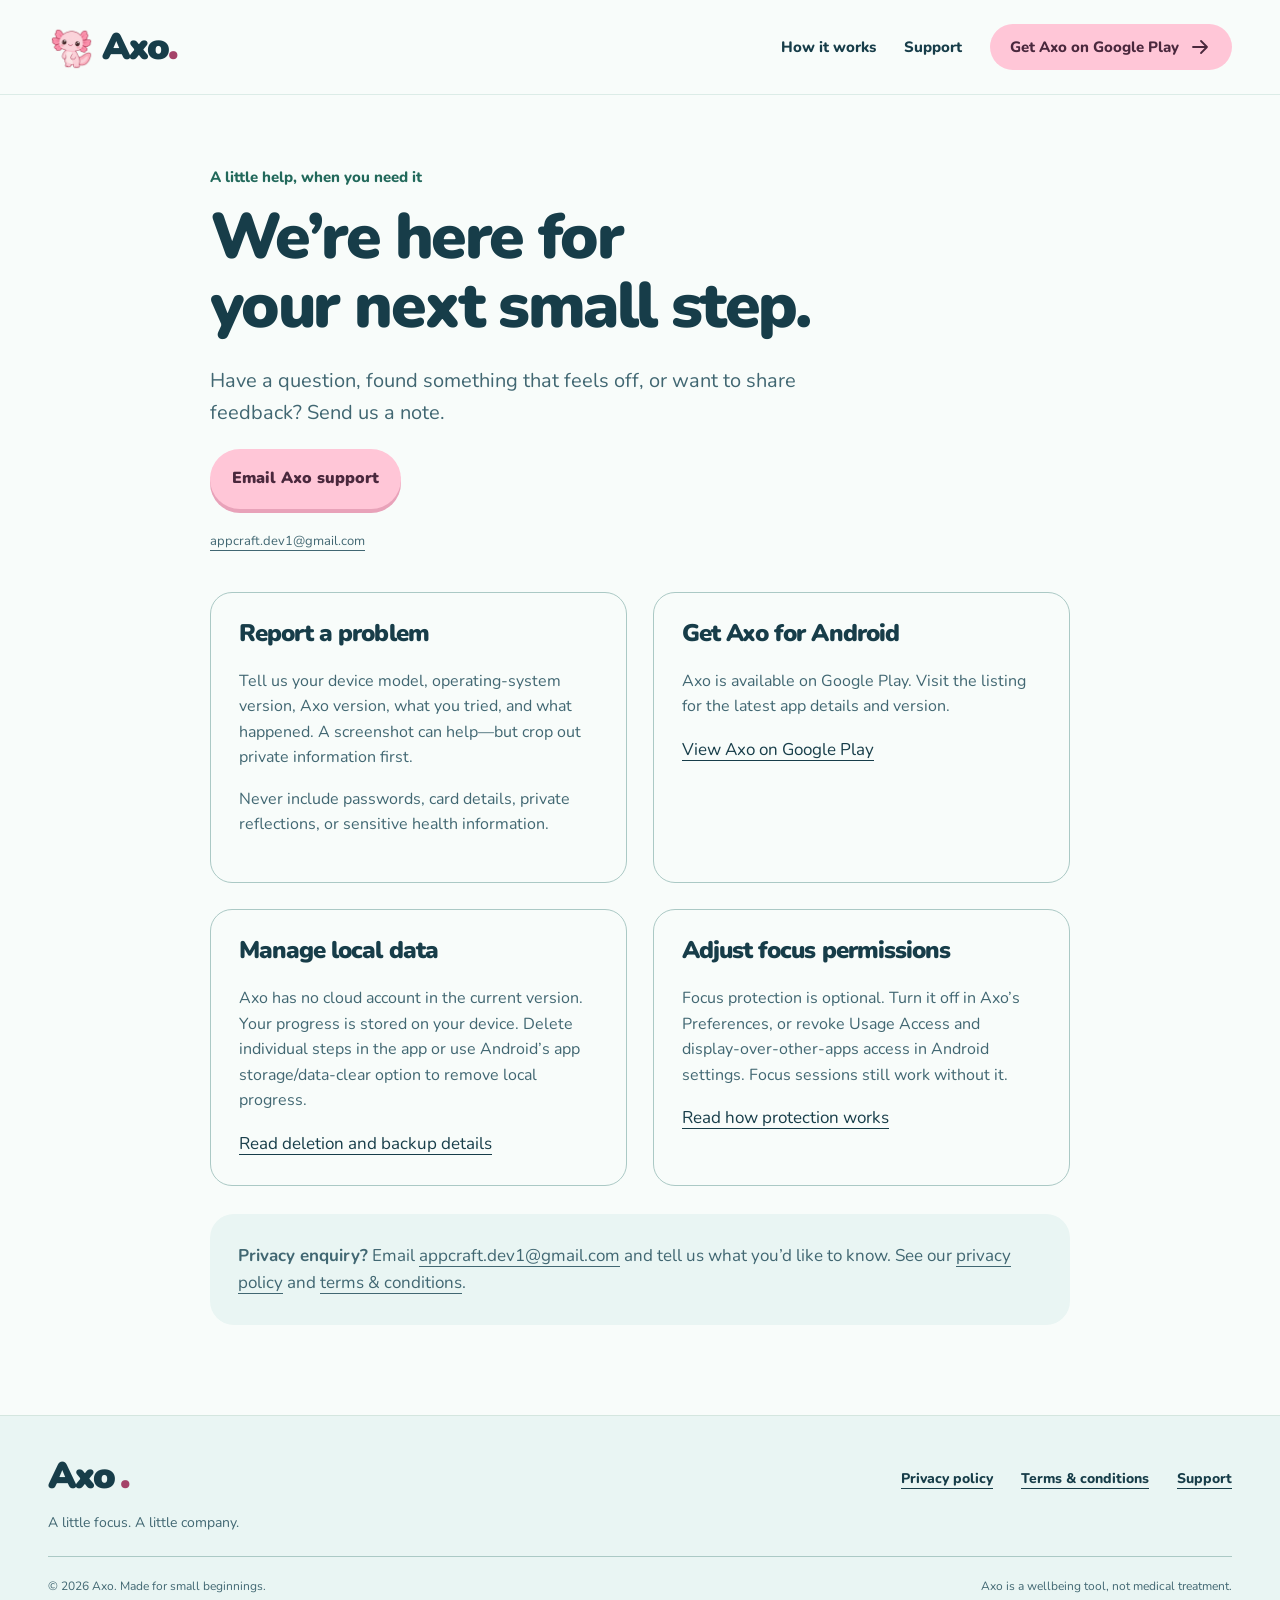
<file: support/index.html>
<!doctype html>
<html lang="en">
<head>
  <meta charset="utf-8">
  <meta name="viewport" content="width=device-width, initial-scale=1">
  <meta name="theme-color" content="#e9f5f3">
  <title>Support — Axo: ADHD Focus & Habits</title>
  <meta name="description" content="Contact Axo support, download Axo for Android on Google Play, and learn how to manage your local data and focus permissions.">
  <meta property="og:title" content="Support — Axo: ADHD Focus & Habits">
  <meta property="og:description" content="Contact Axo support, download Axo for Android on Google Play, and learn how to manage your local data and focus permissions.">
  <meta property="og:type" content="website">
  <link rel="canonical" href="https://malikhamza88.github.io/axo-site/support/">
  <meta property="og:url" content="https://malikhamza88.github.io/axo-site/support/">
  <meta property="og:site_name" content="Axo: ADHD Focus &amp; Habits">
  <link rel="icon" type="image/png" href="../assets/favicon.png">
  <link rel="preload" href="../assets/Nunito.ttf" as="font" type="font/ttf" crossorigin>
  <link rel="stylesheet" href="../assets/site.css">
  <script src="../assets/site.js" defer></script>
</head>
<body>
<a class="skip-link" href="#main">Skip to content</a>
<header class="site-header">
  <div class="container header-inner">
    <a class="brand" href="../" aria-label="Axo home"><img src="../assets/axo-idle.webp" width="48" height="48" alt=""><span>Axo<span class="brand-dot">.</span></span></a>
    <nav aria-label="Main navigation"><a href="../#how-it-works">How it works</a><a href="../support/">Support</a><a class="nav-cta" href="https://play.google.com/store/apps/details?id=com.axo.focus">Get Axo on Google Play <svg viewBox="0 0 24 24" fill="none" stroke="currentColor" stroke-width="1.8" stroke-linecap="round" stroke-linejoin="round" aria-hidden="true"><path d="M5 12h14m-6-6 6 6-6 6"/></svg></a></nav>
  </div>
</header>
<main id="main" class="container"><section class="support-content"><p class="section-kicker">A little help, when you need it</p><h1>We’re here for<br>your next small step.</h1><p class="support-intro">Have a question, found something that feels off, or want to share feedback? Send us a note.</p><a class="button primary" href="mailto:appcraft.dev1@gmail.com?subject=Axo%20support">Email Axo support</a><p class="quiet-note"><a href="mailto:appcraft.dev1@gmail.com">appcraft.dev1@gmail.com</a></p>
<div class="support-grid">
<article><h2>Report a problem</h2><p>Tell us your device model, operating-system version, Axo version, what you tried, and what happened. A screenshot can help—but crop out private information first.</p><p>Never include passwords, card details, private reflections, or sensitive health information.</p></article>
<article><h2>Get Axo for Android</h2><p>Axo is available on Google Play. Visit the listing for the latest app details and version.</p><a href="https://play.google.com/store/apps/details?id=com.axo.focus">View Axo on Google Play</a></article>
<article><h2>Manage local data</h2><p>Axo has no cloud account in the current version. Your progress is stored on your device. Delete individual steps in the app or use Android’s app storage/data-clear option to remove local progress.</p><a href="../privacy/#retention">Read deletion and backup details</a></article>
<article><h2>Adjust focus permissions</h2><p>Focus protection is optional. Turn it off in Axo’s Preferences, or revoke Usage Access and display-over-other-apps access in Android settings. Focus sessions still work without it.</p><a href="../privacy/#focus-protection">Read how protection works</a></article>
</div><div class="contact-panel"><p><strong>Privacy enquiry?</strong> Email <a href="mailto:appcraft.dev1@gmail.com?subject=Axo%20privacy%20request">appcraft.dev1@gmail.com</a> and tell us what you’d like to know. See our <a href="../privacy/">privacy policy</a> and <a href="../terms/">terms &amp; conditions</a>.</p></div>
</section></main><footer class="site-footer"><div class="container footer-top"><div><a class="brand" href="../">Axo<span class="brand-dot">.</span></a><p>A little focus. A little company.</p></div><nav aria-label="Footer navigation"><a href="../privacy/">Privacy policy</a><a href="../terms/">Terms &amp; conditions</a><a href="../support/">Support</a></nav></div><div class="container footer-bottom"><span>© 2026 Axo. Made for small beginnings.</span><span>Axo is a wellbeing tool, not medical treatment.</span></div></footer></body></html>
</file>
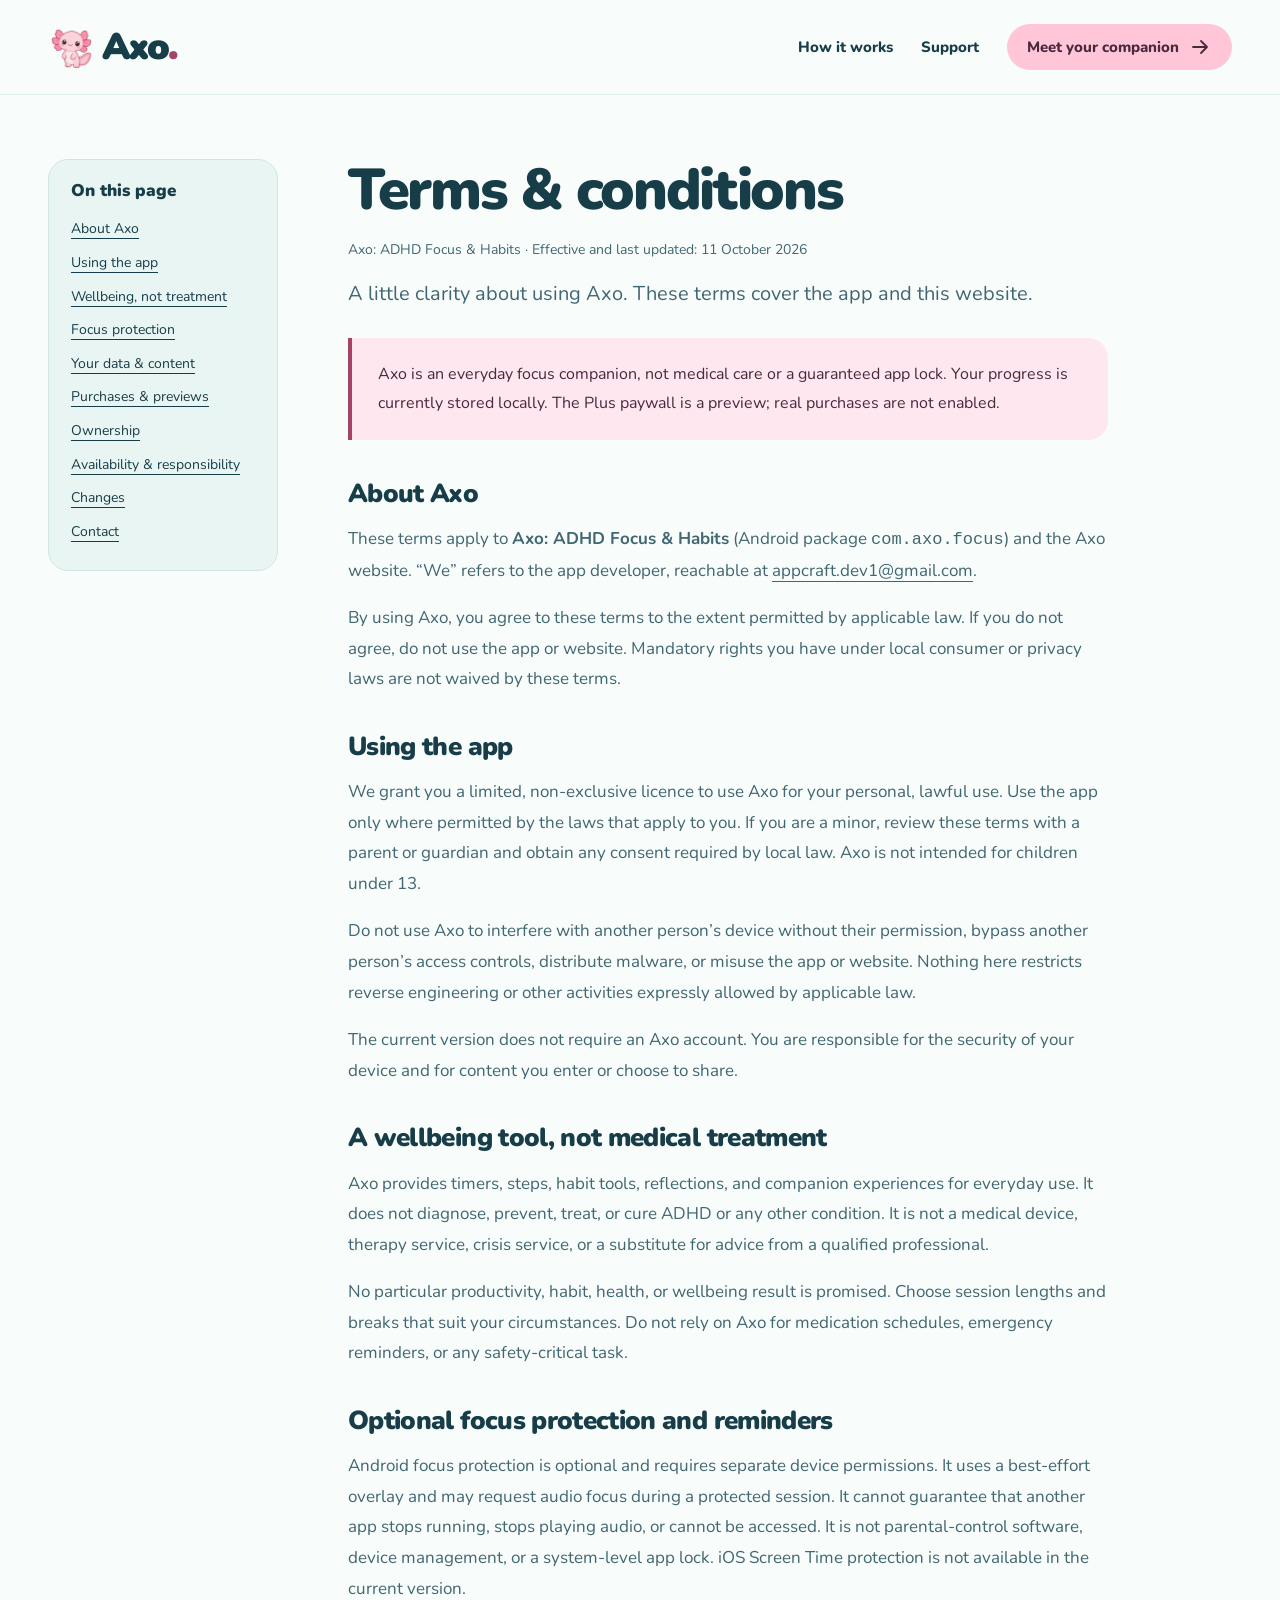
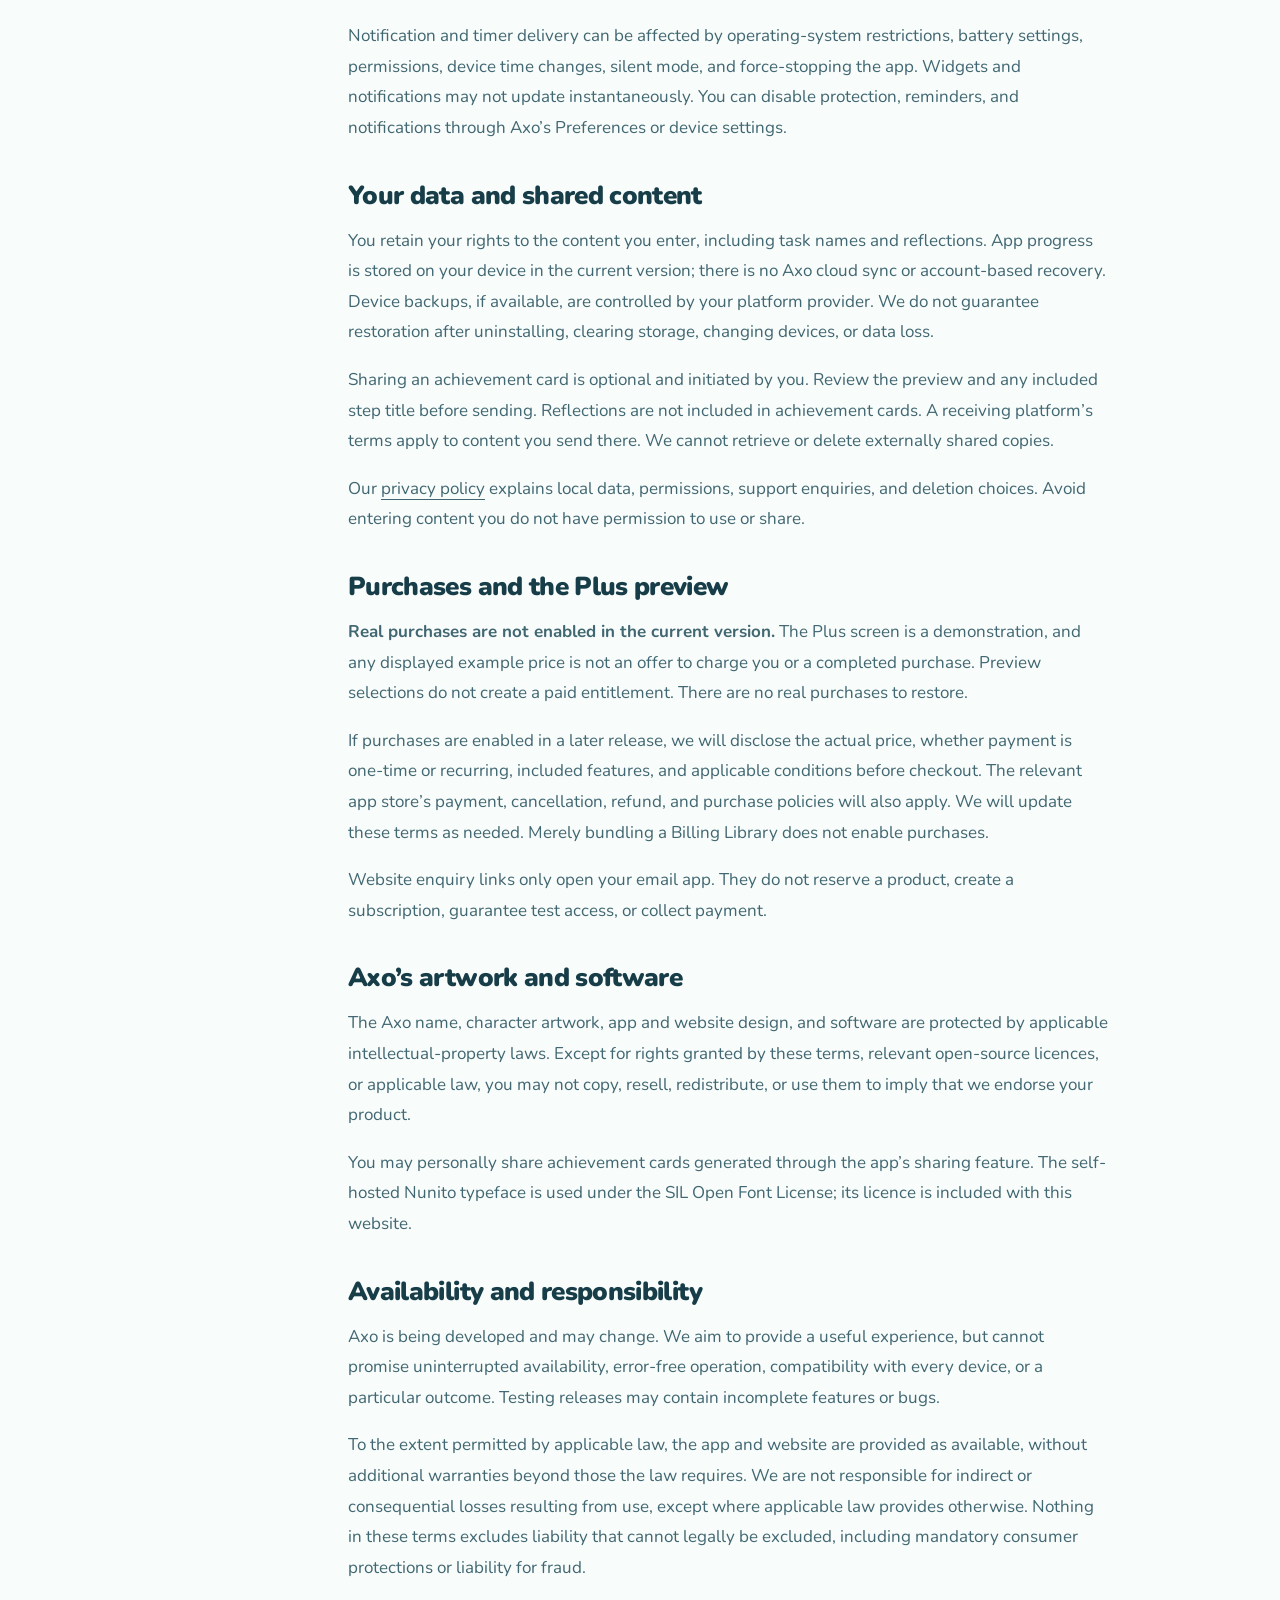
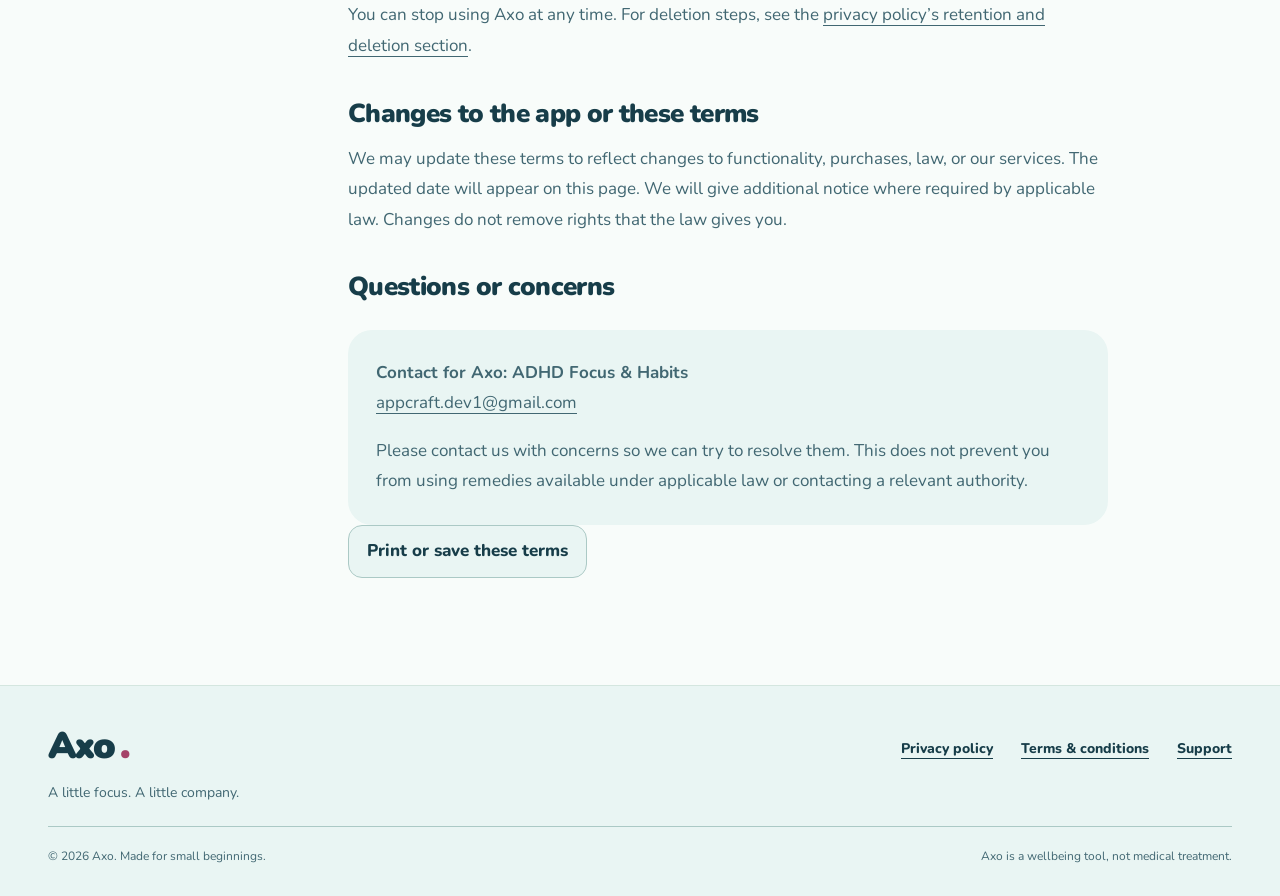
<file: terms/index.html>
<!doctype html>
<html lang="en">
<head>
  <meta charset="utf-8">
  <meta name="viewport" content="width=device-width, initial-scale=1">
  <meta name="theme-color" content="#e9f5f3">
  <title>Terms & conditions — Axo: ADHD Focus & Habits</title>
  <meta name="description" content="Terms for using Axo, including local data, optional focus protection, purchase previews, and wellbeing limitations.">
  <meta property="og:title" content="Terms & conditions — Axo: ADHD Focus & Habits">
  <meta property="og:description" content="Terms for using Axo, including local data, optional focus protection, purchase previews, and wellbeing limitations.">
  <meta property="og:type" content="website">
  <link rel="canonical" href="https://malikhamza88.github.io/axo-site/terms/">
  <meta property="og:url" content="https://malikhamza88.github.io/axo-site/terms/">
  <meta property="og:site_name" content="Axo: ADHD Focus &amp; Habits">
  <link rel="icon" type="image/png" href="../assets/favicon.png">
  <link rel="preload" href="../assets/Nunito.ttf" as="font" type="font/ttf" crossorigin>
  <link rel="stylesheet" href="../assets/site.css">
  <script src="../assets/site.js" defer></script>
</head>
<body>
<a class="skip-link" href="#main">Skip to content</a>
<header class="site-header">
  <div class="container header-inner">
    <a class="brand" href="../" aria-label="Axo home"><img src="../assets/axo-idle.webp" width="48" height="48" alt=""><span>Axo<span class="brand-dot">.</span></span></a>
    <nav aria-label="Main navigation"><a href="../#how-it-works">How it works</a><a href="../support/">Support</a><a class="nav-cta" href="../#get-axo">Meet your companion <svg viewBox="0 0 24 24" fill="none" stroke="currentColor" stroke-width="1.8" stroke-linecap="round" stroke-linejoin="round" aria-hidden="true"><path d="M5 12h14m-6-6 6 6-6 6"/></svg></a></nav>
  </div>
</header>
<main class="container legal-layout" id="main">
<aside class="legal-nav" aria-label="On this page"><h2>On this page</h2><a href="#about">About Axo</a><a href="#use">Using the app</a><a href="#wellbeing">Wellbeing, not treatment</a><a href="#protection">Focus protection</a><a href="#data">Your data & content</a><a href="#payments">Purchases & previews</a><a href="#ownership">Ownership</a><a href="#availability">Availability & responsibility</a><a href="#changes">Changes</a><a href="#contact">Contact</a></aside>
<article class="legal-content"><h1>Terms &amp; conditions</h1><p class="legal-meta">Axo: ADHD Focus &amp; Habits · Effective and last updated: 11 October 2026</p><p class="legal-lead">A little clarity about using Axo. These terms cover the app and this website.</p>
<div class="legal-summary"><p>Axo is an everyday focus companion, not medical care or a guaranteed app lock. Your progress is currently stored locally. The Plus paywall is a preview; real purchases are not enabled.</p></div>
<section id="about"><h2>About Axo</h2><p>These terms apply to <strong>Axo: ADHD Focus &amp; Habits</strong> (Android package <code>com.axo.focus</code>) and the Axo website. “We” refers to the app developer, reachable at <a href="mailto:appcraft.dev1@gmail.com">appcraft.dev1@gmail.com</a>.</p><p>By using Axo, you agree to these terms to the extent permitted by applicable law. If you do not agree, do not use the app or website. Mandatory rights you have under local consumer or privacy laws are not waived by these terms.</p></section>
<section id="use"><h2>Using the app</h2><p>We grant you a limited, non-exclusive licence to use Axo for your personal, lawful use. Use the app only where permitted by the laws that apply to you. If you are a minor, review these terms with a parent or guardian and obtain any consent required by local law. Axo is not intended for children under 13.</p><p>Do not use Axo to interfere with another person’s device without their permission, bypass another person’s access controls, distribute malware, or misuse the app or website. Nothing here restricts reverse engineering or other activities expressly allowed by applicable law.</p><p>The current version does not require an Axo account. You are responsible for the security of your device and for content you enter or choose to share.</p></section>
<section id="wellbeing"><h2>A wellbeing tool, not medical treatment</h2><p>Axo provides timers, steps, habit tools, reflections, and companion experiences for everyday use. It does not diagnose, prevent, treat, or cure ADHD or any other condition. It is not a medical device, therapy service, crisis service, or a substitute for advice from a qualified professional.</p><p>No particular productivity, habit, health, or wellbeing result is promised. Choose session lengths and breaks that suit your circumstances. Do not rely on Axo for medication schedules, emergency reminders, or any safety-critical task.</p></section>
<section id="protection"><h2>Optional focus protection and reminders</h2><p>Android focus protection is optional and requires separate device permissions. It uses a best-effort overlay and may request audio focus during a protected session. It cannot guarantee that another app stops running, stops playing audio, or cannot be accessed. It is not parental-control software, device management, or a system-level app lock. iOS Screen Time protection is not available in the current version.</p><p>Notification and timer delivery can be affected by operating-system restrictions, battery settings, permissions, device time changes, silent mode, and force-stopping the app. Widgets and notifications may not update instantaneously. You can disable protection, reminders, and notifications through Axo’s Preferences or device settings.</p></section>
<section id="data"><h2>Your data and shared content</h2><p>You retain your rights to the content you enter, including task names and reflections. App progress is stored on your device in the current version; there is no Axo cloud sync or account-based recovery. Device backups, if available, are controlled by your platform provider. We do not guarantee restoration after uninstalling, clearing storage, changing devices, or data loss.</p><p>Sharing an achievement card is optional and initiated by you. Review the preview and any included step title before sending. Reflections are not included in achievement cards. A receiving platform’s terms apply to content you send there. We cannot retrieve or delete externally shared copies.</p><p>Our <a href="../privacy/">privacy policy</a> explains local data, permissions, support enquiries, and deletion choices. Avoid entering content you do not have permission to use or share.</p></section>
<section id="payments"><h2>Purchases and the Plus preview</h2><p><strong>Real purchases are not enabled in the current version.</strong> The Plus screen is a demonstration, and any displayed example price is not an offer to charge you or a completed purchase. Preview selections do not create a paid entitlement. There are no real purchases to restore.</p><p>If purchases are enabled in a later release, we will disclose the actual price, whether payment is one-time or recurring, included features, and applicable conditions before checkout. The relevant app store’s payment, cancellation, refund, and purchase policies will also apply. We will update these terms as needed. Merely bundling a Billing Library does not enable purchases.</p><p>Website enquiry links only open your email app. They do not reserve a product, create a subscription, guarantee test access, or collect payment.</p></section>
<section id="ownership"><h2>Axo’s artwork and software</h2><p>The Axo name, character artwork, app and website design, and software are protected by applicable intellectual-property laws. Except for rights granted by these terms, relevant open-source licences, or applicable law, you may not copy, resell, redistribute, or use them to imply that we endorse your product.</p><p>You may personally share achievement cards generated through the app’s sharing feature. The self-hosted Nunito typeface is used under the SIL Open Font License; its licence is included with this website.</p></section>
<section id="availability"><h2>Availability and responsibility</h2><p>Axo is being developed and may change. We aim to provide a useful experience, but cannot promise uninterrupted availability, error-free operation, compatibility with every device, or a particular outcome. Testing releases may contain incomplete features or bugs.</p><p>To the extent permitted by applicable law, the app and website are provided as available, without additional warranties beyond those the law requires. We are not responsible for indirect or consequential losses resulting from use, except where applicable law provides otherwise. Nothing in these terms excludes liability that cannot legally be excluded, including mandatory consumer protections or liability for fraud.</p><p>You can stop using Axo at any time. For deletion steps, see the <a href="../privacy/#retention">privacy policy’s retention and deletion section</a>.</p></section>
<section id="changes"><h2>Changes to the app or these terms</h2><p>We may update these terms to reflect changes to functionality, purchases, law, or our services. The updated date will appear on this page. We will give additional notice where required by applicable law. Changes do not remove rights that the law gives you.</p></section>
<section id="contact"><h2>Questions or concerns</h2><div class="contact-panel"><p><strong>Contact for Axo: ADHD Focus &amp; Habits</strong><br><a href="mailto:appcraft.dev1@gmail.com">appcraft.dev1@gmail.com</a></p><p>Please contact us with concerns so we can try to resolve them. This does not prevent you from using remedies available under applicable law or contacting a relevant authority.</p></div></section>
<p><button class="print-button" type="button" data-print hidden>Print or save these terms</button></p>
</article></main><footer class="site-footer"><div class="container footer-top"><div><a class="brand" href="../">Axo<span class="brand-dot">.</span></a><p>A little focus. A little company.</p></div><nav aria-label="Footer navigation"><a href="../privacy/">Privacy policy</a><a href="../terms/">Terms &amp; conditions</a><a href="../support/">Support</a></nav></div><div class="container footer-bottom"><span>© 2026 Axo. Made for small beginnings.</span><span>Axo is a wellbeing tool, not medical treatment.</span></div></footer></body></html>
</file>
<file: assets/site.css>
@font-face{font-family:Nunito;src:url("Nunito.ttf") format("truetype");font-weight:200 1000;font-display:swap}
:root{--water:#e9f5f3;--paper:#f8fcfa;--ink:#173d49;--muted:#416772;--pink:#ffc6d7;--pink-ink:#4a283d;--line:#abc9c5;--teal:#22695b;--night:#0c2b3a;--radius:24px}
*{box-sizing:border-box}html{scroll-behavior:smooth;scroll-padding-top:110px}body{margin:0;color:var(--ink);background:var(--paper);font-family:Nunito,system-ui,sans-serif;font-size:17px;line-height:1.6}a{color:inherit;text-underline-offset:5px}button,input{font:inherit}button,a,input,summary{touch-action:manipulation}button{cursor:pointer}button:disabled{cursor:default}img{max-width:100%;height:auto}svg{width:24px;height:24px;flex-shrink:0}h1,h2,h3,p{margin-top:0}h1,h2,h3{font-weight:900;line-height:1.08;letter-spacing:-.04em}h1{font-size:clamp(54px,5.75vw,84px);margin-bottom:24px}h2{font-size:clamp(34px,3.7vw,52px);margin-bottom:22px;text-wrap:balance}h3{font-size:23px;letter-spacing:-.025em}p{color:var(--muted)}a:focus-visible,button:focus-visible,input:focus-visible,summary:focus-visible{outline:3px solid var(--pink-ink);outline-offset:5px}a,button,summary{transition:background-color .18s,color .18s,box-shadow .18s}button:active,.button:active{filter:brightness(.95)}[hidden]{display:none!important}.container{width:min(1184px,calc(100% - 80px));margin-inline:auto}.skip-link{position:fixed;top:-100px;left:20px;z-index:20;background:var(--pink);padding:12px 20px;border-radius:16px}.skip-link:focus{top:16px}.site-header{position:sticky;top:0;z-index:10;background:rgba(248,252,250,.97);border-bottom:1px solid #dcece7}.header-inner{min-height:94px;display:flex;align-items:center;justify-content:space-between;gap:24px}.brand{display:inline-flex;align-items:center;gap:6px;text-decoration:none;font-weight:1000;font-size:37px;letter-spacing:-2px;line-height:1}.brand img{object-fit:contain}.brand-dot{color:#a54268}.header-inner nav{display:flex;align-items:center;gap:28px;font-size:15px;font-weight:800}.header-inner nav a{display:flex;align-items:center;gap:9px;min-height:46px;text-decoration:none}.header-inner nav a:hover{color:#a54268}.nav-cta{background:var(--pink);color:var(--pink-ink);border-radius:99px;padding:0 20px}.hero{display:grid;grid-template-columns:1.08fr 1fr;gap:64px;align-items:center;padding-block:62px 68px}.availability{font-size:14px;font-weight:800;display:flex;align-items:center;gap:9px;margin-bottom:28px}.availability>span{width:8px;height:8px;border-radius:100%;background:var(--teal)}.hero-description{font-size:20px;max-width:440px;line-height:1.65;margin-bottom:28px}.hero-actions{display:flex;align-items:center;flex-wrap:wrap;gap:18px}.button{display:inline-flex;align-items:center;justify-content:center;gap:12px;padding:17px 22px;min-height:54px;border-radius:99px;font-size:16px;font-weight:900;text-decoration:none}.button.primary{background:var(--pink);color:var(--pink-ink);box-shadow:0 4px 0 #e8a2b9}.button.primary:hover{background:#ffb7ce}.button.dark{background:var(--ink);color:white;box-shadow:0 4px 0 #0c2b3a}.button.dark:hover{background:#245967}.text-link{font-size:15px;font-weight:900;display:inline-block;padding-block:12px}.quiet-note{font-size:13px;margin:22px 0 0}.hero-art{position:relative;min-width:0}.habitat{position:relative;aspect-ratio: .94;max-height:600px;isolation:isolate;overflow:hidden;border-radius:46% 46% 35% 35% / 23% 23% 20% 20%;border:8px solid #d4e9e2;background:var(--teal);box-shadow:0 24px 50px -30px #173d4960}.habitat-background{position:absolute;inset:0;width:100%;height:100%;object-fit:cover;object-position:center 63%;z-index:-2}.habitat-shade{position:absolute;inset:0;z-index:-1;background:linear-gradient(#0c2b3a33,transparent 40%,#0c2b3a66)}.scene-top{position:absolute;top:32px;left:30px;right:30px;display:flex;justify-content:space-between;align-items:center;gap:8px;color:white}.scene-name{font-size:14px;font-weight:800}.lighting-toggle{display:flex;gap:6px;align-items:center;min-height:44px;padding:8px 12px;border:1px solid #ffffff70;border-radius:99px;color:white;background:#0c2b3ad9;font-size:12px;font-weight:800}.lighting-toggle svg{width:18px;height:18px}.speech{position:absolute;left:50%;top:21%;transform:translateX(-50%);width:76%;padding:14px 20px;text-align:center;border-radius:22px;color:var(--ink);background:#f3fbf8f2;font-size:18px;font-weight:900;line-height:1.4;box-shadow:0 8px 20px #173d4917}.speech:after{content:"";position:absolute;bottom:-9px;left:50%;border:10px solid transparent;border-bottom:0;border-top-color:#f3fbf8f2}.mascot-button{position:absolute;left:50%;top:39%;width:66%;padding:0;border:0;background:none;transform:translateX(-50%);border-radius:50%;animation:hello 1.2s ease-out both}.mascot-button img{display:block;width:100%;filter:drop-shadow(0 18px 8px #0c2b3a30)}.mascot-button.responding img{animation:wiggle .5s ease-in-out}.scene-bottom{position:absolute;bottom:24px;left:24px;right:24px;display:flex;flex-direction:column;align-items:center;gap:10px;color:white;font-size:12px}.scene-focus{display:inline-flex;align-items:center;gap:8px;background:#0c2b3adb;border:1px solid #ffffff30;border-radius:99px;padding:12px 20px;font-size:15px;font-weight:900}.scene-focus svg{width:18px;height:18px}.preview-label{font-size:11px;text-align:center;margin:14px 0 0}.values-band{background:var(--water);border-block:1px solid #d0e6e0}.values-inner{display:flex;justify-content:space-between;gap:24px;padding-block:24px}.values-inner span{display:flex;align-items:center;gap:10px;font-size:14px;font-weight:800}.values-inner svg{color:var(--teal);width:21px;height:21px}.section{padding-block:90px}.section-kicker{font-size:15px;font-weight:800;margin-bottom:14px;color:var(--teal)}.introduction{display:grid;grid-template-columns:1fr .8fr;gap:100px;align-items:center;padding-bottom:42px}.section-intro{font-size:20px;line-height:1.7;max-width:440px;margin-bottom:0}.experience{display:grid;grid-template-columns:1fr 1fr;gap:64px;align-items:start}.experience-controls{display:grid;gap:12px;padding-block:10px}.experience-choice{display:flex;text-align:left;align-items:flex-start;gap:20px;padding:25px 20px;background:transparent;border:1px solid transparent;color:var(--ink);border-radius:20px;min-height:112px}.experience-choice[aria-pressed=true]{background:#ffe7ef;border-color:#e9b4c7}.experience-choice:hover{background:#e9f5f3}.experience-choice[aria-pressed=true]:hover{background:#ffe0eb}.choice-number{display:grid;place-items:center;width:36px;height:36px;flex-shrink:0;border:1px solid var(--line);border-radius:50%;font-size:17px;font-weight:900;background:var(--paper)}.experience-choice[aria-pressed=true] .choice-number{background:var(--pink-ink);border-color:var(--pink-ink);color:white}.experience-choice>span:nth-child(2){flex:1}.experience-choice strong{display:block;font-size:22px;font-weight:900;line-height:1.25;margin-bottom:8px}.experience-choice>span>span{display:block;font-size:15px;line-height:1.55;color:var(--muted)}.experience-choice>svg{width:20px;height:20px;margin-top:8px}.demo-shell{background:#fff;border:1px solid #d5e7e0;border-radius:28px;padding:26px;box-shadow:0 14px 42px -20px #173d4929}.demo-heading{display:flex;justify-content:space-between;align-items:center;gap:10px;font-size:14px;font-weight:900;margin-bottom:22px}.demo-tag{font-size:11px;font-weight:800;color:var(--muted);border:1px solid var(--line);border-radius:99px;padding:4px 10px}.demo-panel{min-height:292px}.demo-title{font-size:24px;font-weight:900;line-height:1.25;color:var(--ink);margin-bottom:8px;letter-spacing:-.6px}.demo-description{font-size:15px;margin-bottom:20px}.action-list{display:grid;gap:8px}.action-list label{display:flex;align-items:center;gap:12px;padding:12px 14px;border-radius:14px;background:var(--water);cursor:pointer;font-weight:700;font-size:15px;min-height:48px}.action-list input{appearance:none;width:23px;height:23px;flex-shrink:0;border:1.5px solid var(--muted);border-radius:50%;background:white;margin:0}.action-list input:checked{background:var(--pink) url("data:image/svg+xml,%3Csvg xmlns='http://www.w3.org/2000/svg' viewBox='0 0 24 24'%3E%3Cpath fill='none' stroke='%234a283d' stroke-width='2.5' stroke-linecap='round' stroke-linejoin='round' d='m6 12 4 4 8-9'/%3E%3C/svg%3E");border-color:var(--pink-ink)}.action-list input:checked+span{text-decoration:line-through;color:var(--muted)}.demo-feedback{font-size:14px;font-weight:800;margin:20px 0 0;color:var(--teal)}.demo-disclaimer{font-size:11px;margin:20px 0 0;color:var(--muted);border-top:1px solid #dcece7;padding-top:14px}.duration-options{display:flex;gap:8px;flex-wrap:wrap}.duration-options button{border:1px solid var(--line);background:var(--water);color:var(--ink);padding:12px 20px;min-height:46px;border-radius:16px;font-weight:900;font-size:15px}.duration-options button[aria-pressed=true]{background:var(--pink);border-color:var(--pink-ink);color:var(--pink-ink)}.demo-timer{display:flex;align-items:center;margin-top:8px}.demo-timer img{width:145px;height:145px;object-fit:contain}.demo-timer strong{display:block;font-size:48px;font-weight:1000;line-height:1.15}.demo-timer span{display:block;font-size:13px;color:var(--muted);margin-top:7px}.grow-preview{display:flex;align-items:center;justify-content:center;gap:14px;margin-top:-16px}.grow-preview img{width:155px;height:155px;object-fit:contain}.grow-preview span{display:flex;flex-direction:column;align-items:center;gap:8px;border:1px solid var(--line);background:var(--water);padding:18px;border-radius:22px;font-weight:900;font-size:14px}.grow-preview svg{width:38px;height:38px;color:var(--teal)}.everyday{padding-top:88px;padding-bottom:70px}.everyday-grid{display:grid;grid-template-columns:repeat(3,1fr);gap:48px;margin-top:36px}.everyday-grid article{border-top:1px solid var(--line);padding-top:24px}.feature-icon{display:inline-flex;align-items:center;justify-content:center;background:var(--water);border-radius:14px;width:48px;height:48px;margin-bottom:18px;color:var(--teal)}.everyday-grid p{font-size:16px;line-height:1.65}.feature-footnote{font-size:12px;max-width:80ch;margin:26px 0 0}.kindness-section{background:var(--water);border-block:1px solid #d0e6e0}.kindness-inner{display:grid;grid-template-columns:.6fr 1fr;gap:70px;align-items:center;padding-block:62px}.kindness-inner img{width:270px;justify-self:center}.kindness-inner p:not(.section-kicker){max-width:590px;font-size:18px}.faq{display:grid;grid-template-columns:.75fr 1fr;gap:72px}.faq-list{border-top:1px solid var(--line)}details{border-bottom:1px solid var(--line);padding:0}summary{position:relative;font-size:18px;font-weight:900;cursor:pointer;padding:22px 36px 22px 0;list-style:none}summary::-webkit-details-marker{display:none}summary:after{content:"+";position:absolute;right:4px;top:16px;font-size:28px;font-weight:500}details[open] summary:after{content:"−"}details p{padding-right:12px;margin-bottom:24px;font-size:16px;line-height:1.7}.get-axo{display:flex;align-items:center;justify-content:space-between;gap:28px;background:#ffe7ef;border:1px solid #f1c7d5;border-radius:40px;padding:54px 58px;margin-bottom:80px}.get-axo h2{color:var(--pink-ink);font-size:clamp(32px,3.2vw,44px)}.get-axo .section-kicker{color:var(--pink-ink)}.get-axo>img{width:26%;flex-shrink:0}.get-axo .cta-note{font-size:12px;margin:18px 0 0}.site-footer{border-top:1px solid #d4e6df;background:var(--water)}.footer-top{display:flex;justify-content:space-between;gap:24px;padding-block:42px 22px}.footer-top p{font-size:14px;margin:16px 0 0}.footer-top nav{display:flex;gap:28px;align-items:flex-start;flex-wrap:wrap}.footer-top nav a{font-size:14px;min-height:44px;display:flex;align-items:center;font-weight:800}.footer-bottom{display:flex;justify-content:space-between;gap:24px;flex-wrap:wrap;border-top:1px solid var(--line);padding-block:20px 30px;font-size:12px;color:var(--muted)}
/* Legal pages are complete static HTML: reading never depends on JavaScript. */
.legal-layout{display:grid;grid-template-columns:230px 1fr;gap:70px;padding-block:64px 90px;align-items:start}.legal-nav{position:sticky;top:128px;background:var(--water);border:1px solid #d0e6df;border-radius:20px;padding:22px}.legal-nav h2{font-size:17px;letter-spacing:0;margin-bottom:12px}.legal-nav a{display:block;font-size:14px;padding-block:7px;line-height:1.4}.legal-content{max-width:760px;min-width:0}.legal-content h1{font-size:clamp(40px,4.5vw,60px);margin-bottom:16px}.legal-meta{font-size:14px}.legal-lead{font-size:20px;line-height:1.65}.legal-summary{background:#ffe7ef;border-left:4px solid #a54268;padding:22px 26px;border-radius:0 20px 20px 0;margin-block:26px 40px}.legal-summary p{margin:0;color:var(--pink-ink);font-size:16px}.legal-content h2{font-size:26px;margin:38px 0 16px;letter-spacing:-.025em}.legal-content h3{font-size:19px;letter-spacing:0;margin:24px 0 10px}.legal-content p,.legal-content li{line-height:1.8}.legal-content ul{padding-left:24px}.legal-content li{margin-bottom:10px;color:var(--muted)}.legal-content a{overflow-wrap:anywhere}.permission-list{display:grid;gap:12px}.permission-list>div{border:1px solid var(--line);border-radius:16px;padding:18px 20px}.permission-list dt{font-weight:900;margin-bottom:6px}.permission-list dd{margin:0;font-size:16px;color:var(--muted)}.contact-panel{background:var(--water);padding:28px;border-radius:24px;margin-top:28px}.contact-panel p:last-child{margin-bottom:0}.support-content{max-width:860px;margin-inline:auto;padding-block:70px 90px}.support-content h1{font-size:clamp(42px,5vw,65px)}.support-grid{display:grid;grid-template-columns:1fr 1fr;gap:26px;margin-top:40px}.support-grid article{border:1px solid var(--line);border-radius:22px;padding:28px}.support-grid h2{font-size:24px}.support-grid p{font-size:16px}.support-intro{font-size:20px;max-width:660px}.print-button{border:1px solid var(--line);background:var(--water);padding:10px 18px;border-radius:14px;color:var(--ink);font-weight:800;min-height:44px}.error-page{text-align:center;padding-block:70px 100px}.error-page img{width:220px}.error-page h1{font-size:48px}.error-page p{max-width:480px;margin-inline:auto}
@keyframes hello{from{opacity:0;transform:translate(-50%,-18px)}to{opacity:1;transform:translate(-50%,0)}}@keyframes wiggle{0%,100%{transform:rotate(0)}35%{transform:rotate(-7deg)}65%{transform:rotate(7deg)}}
@media(min-width:1400px){.hero{gap:100px}.hero-art{padding-inline:10px}.habitat{aspect-ratio:.9}}
@media(max-width:1050px){.container{width:calc(100% - 48px)}.hero{gap:36px}h1{font-size:60px}.hero-actions{align-items:flex-start;flex-direction:column;gap:4px}.hero-description{font-size:18px}.speech{font-size:16px}.scene-top{left:20px;right:20px;top:22px}.scene-name{font-size:12px}.scene-bottom{bottom:20px}.introduction{gap:48px}.experience{gap:32px}.experience-choice{padding:22px 16px;gap:14px}.experience-choice strong{font-size:20px}.everyday-grid{gap:30px}.faq{gap:48px}.legal-layout{gap:40px;grid-template-columns:200px 1fr}}
@media(max-width:760px){html{scroll-padding-top:90px}.container{width:calc(100% - 40px)}.header-inner{min-height:80px;gap:12px}.brand{font-size:33px}.brand img{width:38px;height:38px}.header-inner nav{gap:16px}.header-inner nav>a:first-child{display:none}.nav-cta{padding-inline:14px;font-size:12px}.nav-cta svg{display:none}.header-inner nav a{font-size:13px}.hero{grid-template-columns:1fr;padding-block:38px 44px;gap:34px}.availability{font-size:12px;margin-bottom:20px}h1{font-size:clamp(52px,11.7vw,76px)}.hero-description{max-width:520px;font-size:18px}.hero-actions{flex-direction:row;align-items:center;gap:12px}.hero-actions .button{font-size:14px;padding-inline:18px}.hero-art{width:min(460px,100%);justify-self:center}.habitat{aspect-ratio:.94;max-height:none}.speech{font-size:18px}.scene-top{left:28px;right:28px;top:30px}.scene-name{font-size:13px}.values-inner{flex-direction:column;gap:16px;padding-block:22px;align-items:flex-start}.values-inner span{font-size:14px}.section{padding-block:56px}.introduction{grid-template-columns:1fr;gap:4px;padding-bottom:28px}.section-intro{max-width:100%;font-size:18px}.experience{grid-template-columns:1fr;gap:20px}.experience-controls{gap:6px}.experience-choice{padding:18px 14px;min-height:96px}.experience-choice strong{font-size:20px}.experience-choice>span>span{font-size:14px}.demo-shell{padding:22px}.demo-panel{min-height:285px}.everyday{padding-bottom:48px}.everyday-grid{grid-template-columns:1fr;gap:20px;margin-top:26px}.everyday-grid article{display:grid;grid-template-columns:48px 1fr;column-gap:18px;padding-top:22px}.everyday-grid h3{align-self:center;margin-bottom:12px;font-size:22px}.everyday-grid p{grid-column:2;margin-bottom:0}.feature-icon{margin-bottom:12px}.feature-footnote{font-size:12px}.kindness-inner{grid-template-columns:1fr;gap:22px;padding-block:40px}.kindness-inner img{width:180px;justify-self:start}.kindness-inner h2{font-size:36px}.kindness-inner p:not(.section-kicker){font-size:17px}.faq{grid-template-columns:1fr;gap:10px}.get-axo{position:relative;display:block;padding:34px 26px;margin-bottom:48px;border-radius:28px}.get-axo h2{font-size:34px}.get-axo>img{position:absolute;width:100px;top:-40px;right:20px}.get-axo .section-kicker{max-width:70%;font-size:13px}.get-axo .button{font-size:14px}.footer-top{flex-direction:column;gap:20px}.footer-top nav{gap:16px}.footer-top nav a{font-size:13px}.footer-bottom{gap:12px}.legal-layout{display:flex;flex-direction:column;gap:24px;padding-block:36px 60px}.legal-nav{position:static;width:100%;padding:18px 20px}.legal-nav a{display:inline-block;margin-right:16px;font-size:13px}.legal-content h1{font-size:42px}.legal-lead{font-size:18px}.legal-summary{padding:18px 20px}.legal-content h2{font-size:24px}.support-content{padding-block:40px 60px}.support-grid{grid-template-columns:1fr;gap:16px}.support-grid article{padding:24px}.support-intro{font-size:18px}}
@media(max-width:380px){.container{width:calc(100% - 32px)}.header-inner nav{gap:10px}.header-inner nav>a:not(.nav-cta){display:none}.hero-actions .button{font-size:13px;padding-inline:15px}.speech{font-size:16px}.scene-name{display:none}.scene-top{justify-content:flex-end}.scene-bottom{bottom:16px}.mascot-button{width:68%;top:40%}.demo-timer img{width:115px;height:115px}.demo-timer strong{font-size:42px}}
@media(prefers-reduced-motion:reduce){html{scroll-behavior:auto}*,*:before,*:after{animation:none!important;transition:none!important}}
@media print{.site-header,.site-footer,.legal-nav,.print-button,.skip-link{display:none}.container{width:100%}.legal-layout{display:block;padding:0}.legal-content{max-width:none}.legal-summary,.contact-panel{background:none;border:1px solid #aaa}body{font-size:12pt;color:black;background:white}p,li{color:black!important}h2{break-after:avoid}a{color:black}}
/* Reserve separate space for the greeting, character and scene caption. */
.habitat{width:100%;aspect-ratio:.84;min-height:440px}
.speech{top:106px;white-space:pre-line}
.mascot-button{top:auto;bottom:108px;width:54%}
.scene-bottom{pointer-events:none}
.scene-bottom>span:last-child{background:var(--night);color:white;border:1px solid #ffffff40;border-radius:99px;padding:5px 12px;font-size:13px;font-weight:800}
.scene-name{background:#0c2b3ad9;padding:8px 12px;border-radius:99px}
.preview-label,.demo-disclaimer,.demo-tag{font-size:12px}
.scene-top{top:48px;left:52px;right:52px}
@media(max-width:900px){.hero{grid-template-columns:1fr;gap:34px}.hero-copy{max-width:600px}.hero-art{width:min(460px,100%);justify-self:center}}
@media(max-width:760px){.habitat{aspect-ratio:.78}.mascot-button{width:52%;top:auto}.scene-top{left:42px;right:42px}}
@media(max-width:480px){.scene-name{display:none}.scene-top{justify-content:flex-end}}
</file>
